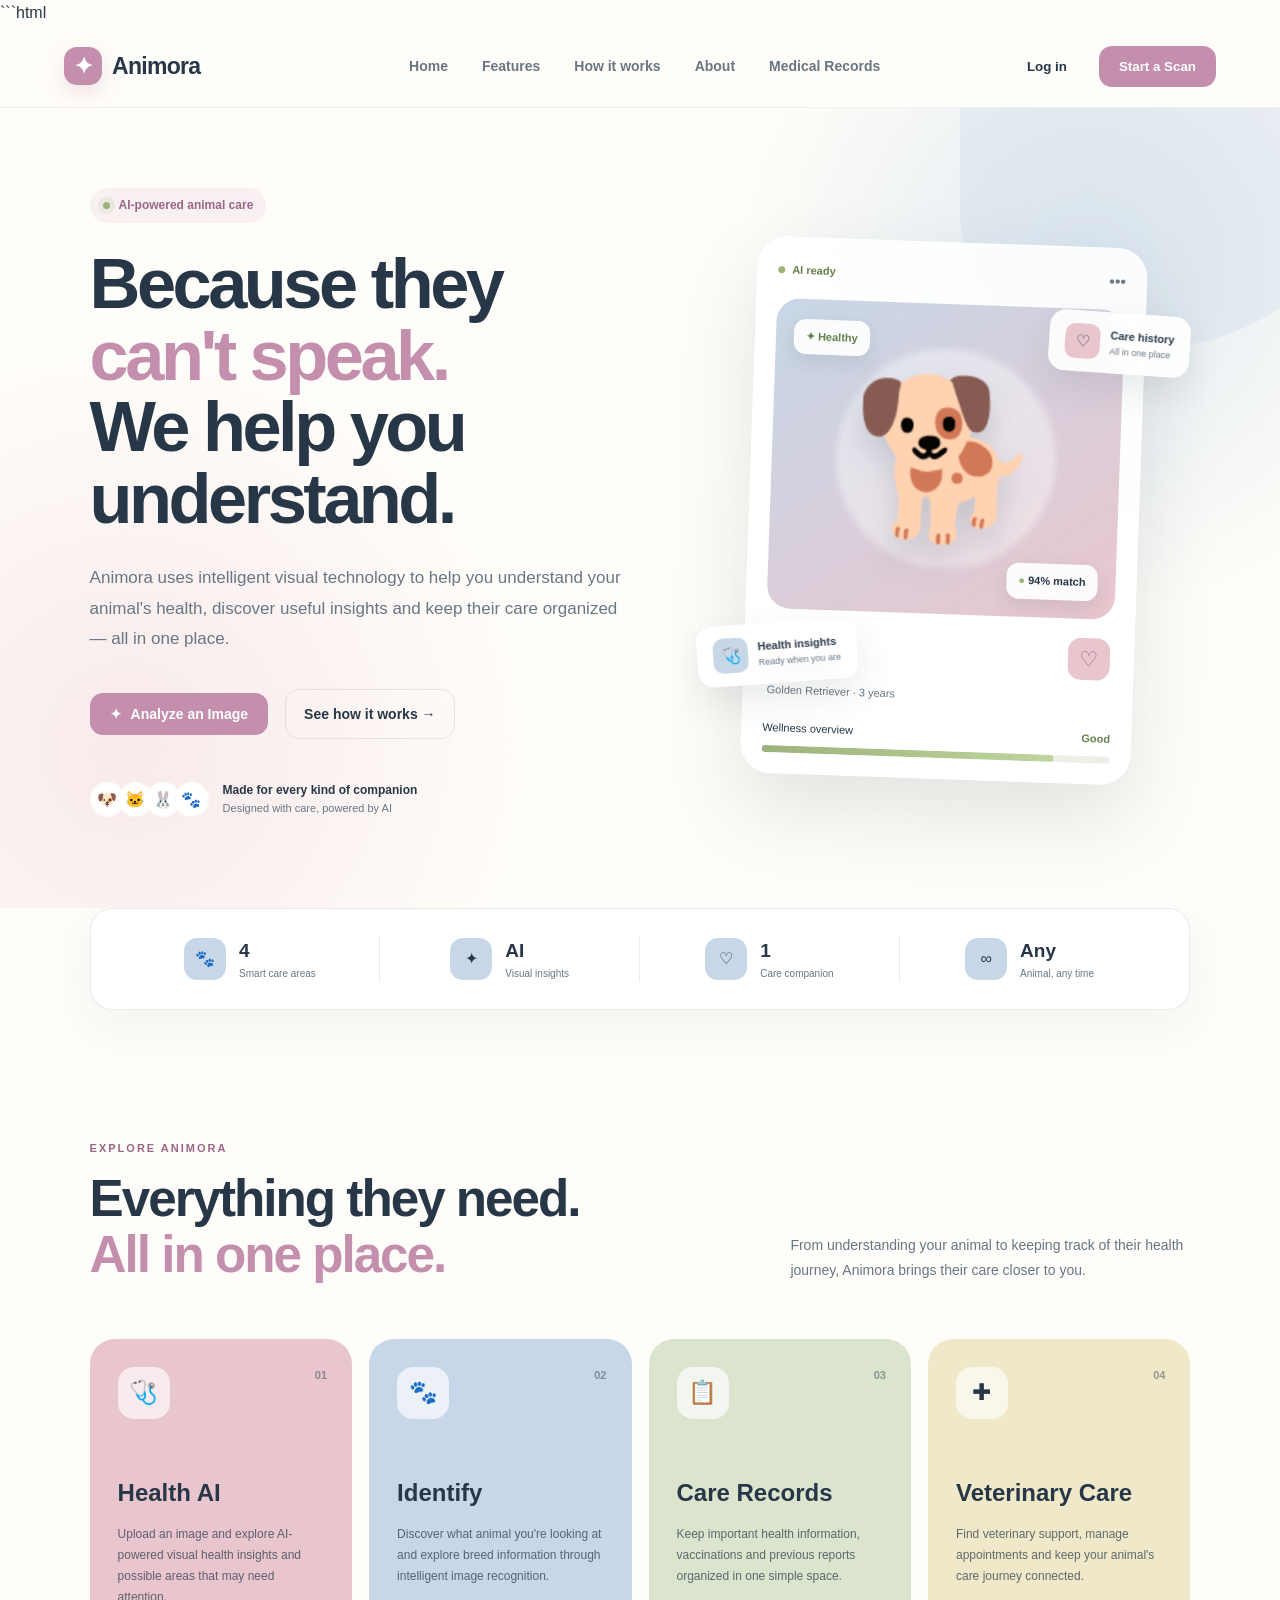
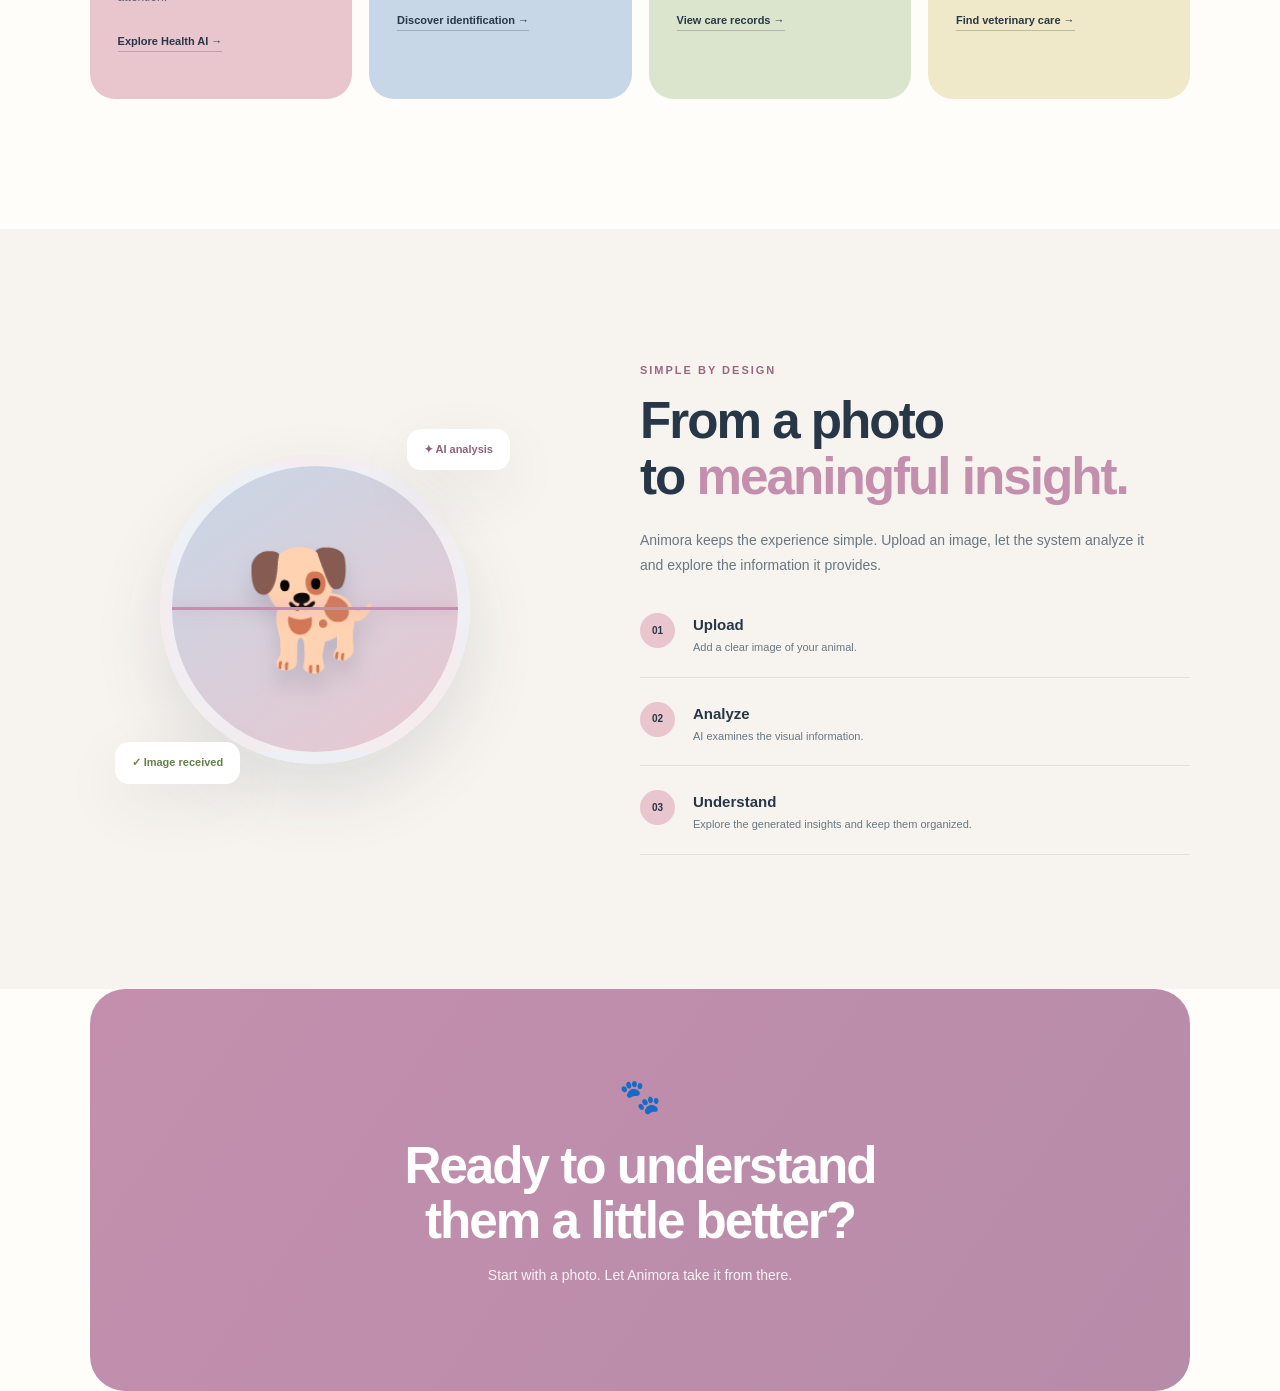
<file: index.html>
```html
<!DOCTYPE html>
<html lang="en">

<head>

    <meta charset="UTF-8">

    <meta name="viewport"
          content="width=device-width, initial-scale=1.0">

    <title>Animora — Smarter Care for Every Animal</title>

    <meta
        name="description"
        content="Animora is an AI-powered animal care platform that helps you understand, monitor and care for your animal."
    >

    <link rel="stylesheet" href="style.css">

</head>


<body>


    <!-- ================= NAVIGATION ================= -->

    <header class="navbar">

        <a href="index.html" class="logo">

            <span class="logo-icon">✦</span>

            <span>Animora</span>

        </a>


        <nav class="nav-links" id="navLinks">

            <a href="#home">
                Home
            </a>

            <a href="#features">
                Features
            </a>

            <a href="#how-it-works">
                How it works
            </a>

            <a href="#about">
                About
            </a>

            <!-- MEDICAL RECORDS -->
            <a href="medical-records/profile.html">
                Medical Records
            </a>

        </nav>


        <div class="nav-actions">

            <button class="login-btn">
                Log in
            </button>


            <!-- CONNECTED TO HEALTH AI SCANNER -->

            <button
                class="nav-cta"
                onclick="window.location.href='Health-AI/scanner.html'"
            >
                Start a Scan
            </button>

        </div>


        <button
            class="menu-btn"
            id="menuBtn"
        >
            ☰
        </button>

    </header>



    <!-- ================= HERO ================= -->

    <main>

        <section
            class="hero"
            id="home"
        >


            <div class="hero-content">


                <div class="eyebrow">

                    <span class="pulse-dot"></span>

                    AI-powered animal care

                </div>


                <h1>

                    Because they

                    <span>
                        can't speak.
                    </span>

                    <br>

                    We help you understand.

                </h1>


                <p class="hero-description">

                    Animora uses intelligent visual technology
                    to help you understand your animal's health,
                    discover useful insights and keep their care
                    organized — all in one place.

                </p>


                <div class="hero-buttons">


                    <!-- CONNECTED TO HEALTH AI SCANNER -->

                    <button
                        class="primary-btn"
                        onclick="window.location.href='Health-AI/scanner.html'"
                    >

                        <span>✦</span>

                        Analyze an Image

                    </button>


                    <a
                        href="#how-it-works"
                        class="secondary-btn"
                    >

                        See how it works

                        <span>→</span>

                    </a>


                </div>


                <div class="hero-trust">


                    <div class="avatars">

                        <span>🐶</span>

                        <span>🐱</span>

                        <span>🐰</span>

                        <span>🐾</span>

                    </div>


                    <div>

                        <strong>
                            Made for every kind of companion
                        </strong>

                        <small>
                            Designed with care, powered by AI
                        </small>

                    </div>

                </div>


            </div>



            <!-- ================= HERO VISUAL ================= -->

            <div class="hero-visual">


                <div class="decor decor-one"></div>

                <div class="decor decor-two"></div>


                <div class="pet-card">


                    <div class="card-top">


                        <span class="scan-status">

                            <span></span>

                            AI ready

                        </span>


                        <span class="dots">
                            •••
                        </span>


                    </div>


                    <div class="animal-image">


                        <div class="image-glow"></div>


                        <div class="pet-placeholder">
                            🐕
                        </div>


                        <div class="floating-tag tag-one">

                            ✦ Healthy

                        </div>


                        <div class="floating-tag tag-two">

                            <span>●</span>

                            94% match

                        </div>


                    </div>


                    <div class="pet-info">


                        <div>

                            <span class="small-label">
                                Your companion
                            </span>


                            <h3>
                                Bruno
                            </h3>


                            <p>
                                Golden Retriever · 3 years
                            </p>

                        </div>


                        <div class="heart">
                            ♡
                        </div>


                    </div>


                    <div class="health-bar">


                        <div class="health-title">

                            <span>
                                Wellness overview
                            </span>

                            <strong>
                                Good
                            </strong>

                        </div>


                        <div class="progress">

                            <span></span>

                        </div>


                    </div>


                </div>


                <div class="mini-card mini-card-left">

                    <span>🩺</span>

                    <div>

                        <strong>
                            Health insights
                        </strong>

                        <small>
                            Ready when you are
                        </small>

                    </div>

                </div>


                <div class="mini-card mini-card-right">

                    <span>♡</span>

                    <div>

                        <strong>
                            Care history
                        </strong>

                        <small>
                            All in one place
                        </small>

                    </div>

                </div>


            </div>


        </section>



        <!-- ================= QUICK STATS ================= -->

        <section class="stats-section">


            <div class="stat">

                <span class="stat-icon">
                    🐾
                </span>

                <div>

                    <strong>
                        4
                    </strong>

                    <span>
                        Smart care areas
                    </span>

                </div>

            </div>


            <div class="stat">

                <span class="stat-icon">
                    ✦
                </span>

                <div>

                    <strong>
                        AI
                    </strong>

                    <span>
                        Visual insights
                    </span>

                </div>

            </div>


            <div class="stat">

                <span class="stat-icon">
                    ♡
                </span>

                <div>

                    <strong>
                        1
                    </strong>

                    <span>
                        Care companion
                    </span>

                </div>

            </div>


            <div class="stat">

                <span class="stat-icon">
                    ∞
                </span>

                <div>

                    <strong>
                        Any
                    </strong>

                    <span>
                        Animal, any time
                    </span>

                </div>

            </div>


        </section>



        <!-- ================= FEATURES ================= -->

        <section
            class="features-section"
            id="features"
        >


            <div class="section-heading">


                <div>

                    <span class="section-label">
                        EXPLORE ANIMORA
                    </span>


                    <h2>

                        Everything they need.

                        <br>

                        <span>
                            All in one place.
                        </span>

                    </h2>

                </div>


                <p>

                    From understanding your animal to keeping track
                    of their health journey, Animora brings their
                    care closer to you.

                </p>


            </div>



            <div class="feature-grid">


                <!-- ================= HEALTH AI ================= -->

                <article class="feature-card feature-health">


                    <div class="feature-icon">
                        🩺
                    </div>


                    <span class="feature-number">
                        01
                    </span>


                    <h3>
                        Health AI
                    </h3>


                    <p>

                        Upload an image and explore AI-powered
                        visual health insights and possible
                        areas that may need attention.

                    </p>


                    <!-- CONNECTED TO HEALTH AI -->

                    <a href="Health-AI/index.html">

                        Explore Health AI →

                    </a>


                </article>



                <!-- ================= IDENTIFY ================= -->

                <article class="feature-card feature-identify">


                    <div class="feature-icon">
                        🐾
                    </div>


                    <span class="feature-number">
                        02
                    </span>


                    <h3>
                        Identify
                    </h3>


                    <p>

                        Discover what animal you're looking at
                        and explore breed information through
                        intelligent image recognition.

                    </p>


                    <!-- CONNECT THIS LATER -->

                    <a href="#">

                        Discover identification →

                    </a>


                </article>



                <!-- ================= CARE RECORDS ================= -->

                <article class="feature-card feature-records">


                    <div class="feature-icon">
                        📋
                    </div>


                    <span class="feature-number">
                        03
                    </span>


                    <h3>
                        Care Records
                    </h3>


                    <p>

                        Keep important health information,
                        vaccinations and previous reports
                        organized in one simple space.

                    </p>


                    <!-- CONNECTED TO MEDICAL RECORDS -->

                    <a href="medical-records/profile.html">

                        View care records →

                    </a>


                </article>



                <!-- ================= VETERINARY CARE ================= -->

                <article class="feature-card feature-vet">


                    <div class="feature-icon">
                        ✚
                    </div>


                    <span class="feature-number">
                        04
                    </span>


                    <h3>
                        Veterinary Care
                    </h3>


                    <p>

                        Find veterinary support, manage
                        appointments and keep your animal's
                        care journey connected.

                    </p>


                    <!-- CONNECT THIS LATER -->

                    <a href="#">

                        Find veterinary care →

                    </a>


                </article>


            </div>


        </section>



        <!-- ================= HOW IT WORKS ================= -->

        <section
            class="how-section"
            id="how-it-works"
        >


            <div class="how-visual">


                <div class="scan-circle">

                    <span>
                        🐕
                    </span>

                    <div class="scan-line"></div>

                </div>


                <div class="scan-chip chip-top">

                    ✦ AI analysis

                </div>


                <div class="scan-chip chip-bottom">

                    ✓ Image received

                </div>


            </div>



            <div class="how-content">


                <span class="section-label">

                    SIMPLE BY DESIGN

                </span>


                <h2>

                    From a photo

                    <br>

                    to

                    <span>
                        meaningful insight.
                    </span>

                </h2>


                <p>

                    Animora keeps the experience simple.
                    Upload an image, let the system analyze
                    it and explore the information it provides.

                </p>



                <div class="steps">


                    <div class="step">


                        <span>
                            01
                        </span>


                        <div>

                            <h3>
                                Upload
                            </h3>

                            <p>
                                Add a clear image of your animal.
                            </p>

                        </div>


                    </div>



                    <div class="step">


                        <span>
                            02
                        </span>


                        <div>

                            <h3>
                                Analyze
                            </h3>

                            <p>
                                AI examines the visual information.
                            </p>

                        </div>


                    </div>



                    <div class="step">


                        <span>
                            03
                        </span>


                        <div>

                            <h3>
                                Understand
                            </h3>

                            <p>
                                Explore the generated insights
                                and keep them organized.
                            </p>

                        </div>


                    </div>


                </div>


            </div>


        </section>



        <!-- ================= CTA ================= -->

        <section class="cta-section">


            <div class="cta-content">


                <span class="cta-paw">
                    🐾
                </span>


                <h2>

                    Ready to understand

                    <br>

                    them a little better?

                </h2>

                <p>

                    Start with a photo.
                    Let Animora take it from there.

                </p>


                <!-- CONNECTED
```
</file>
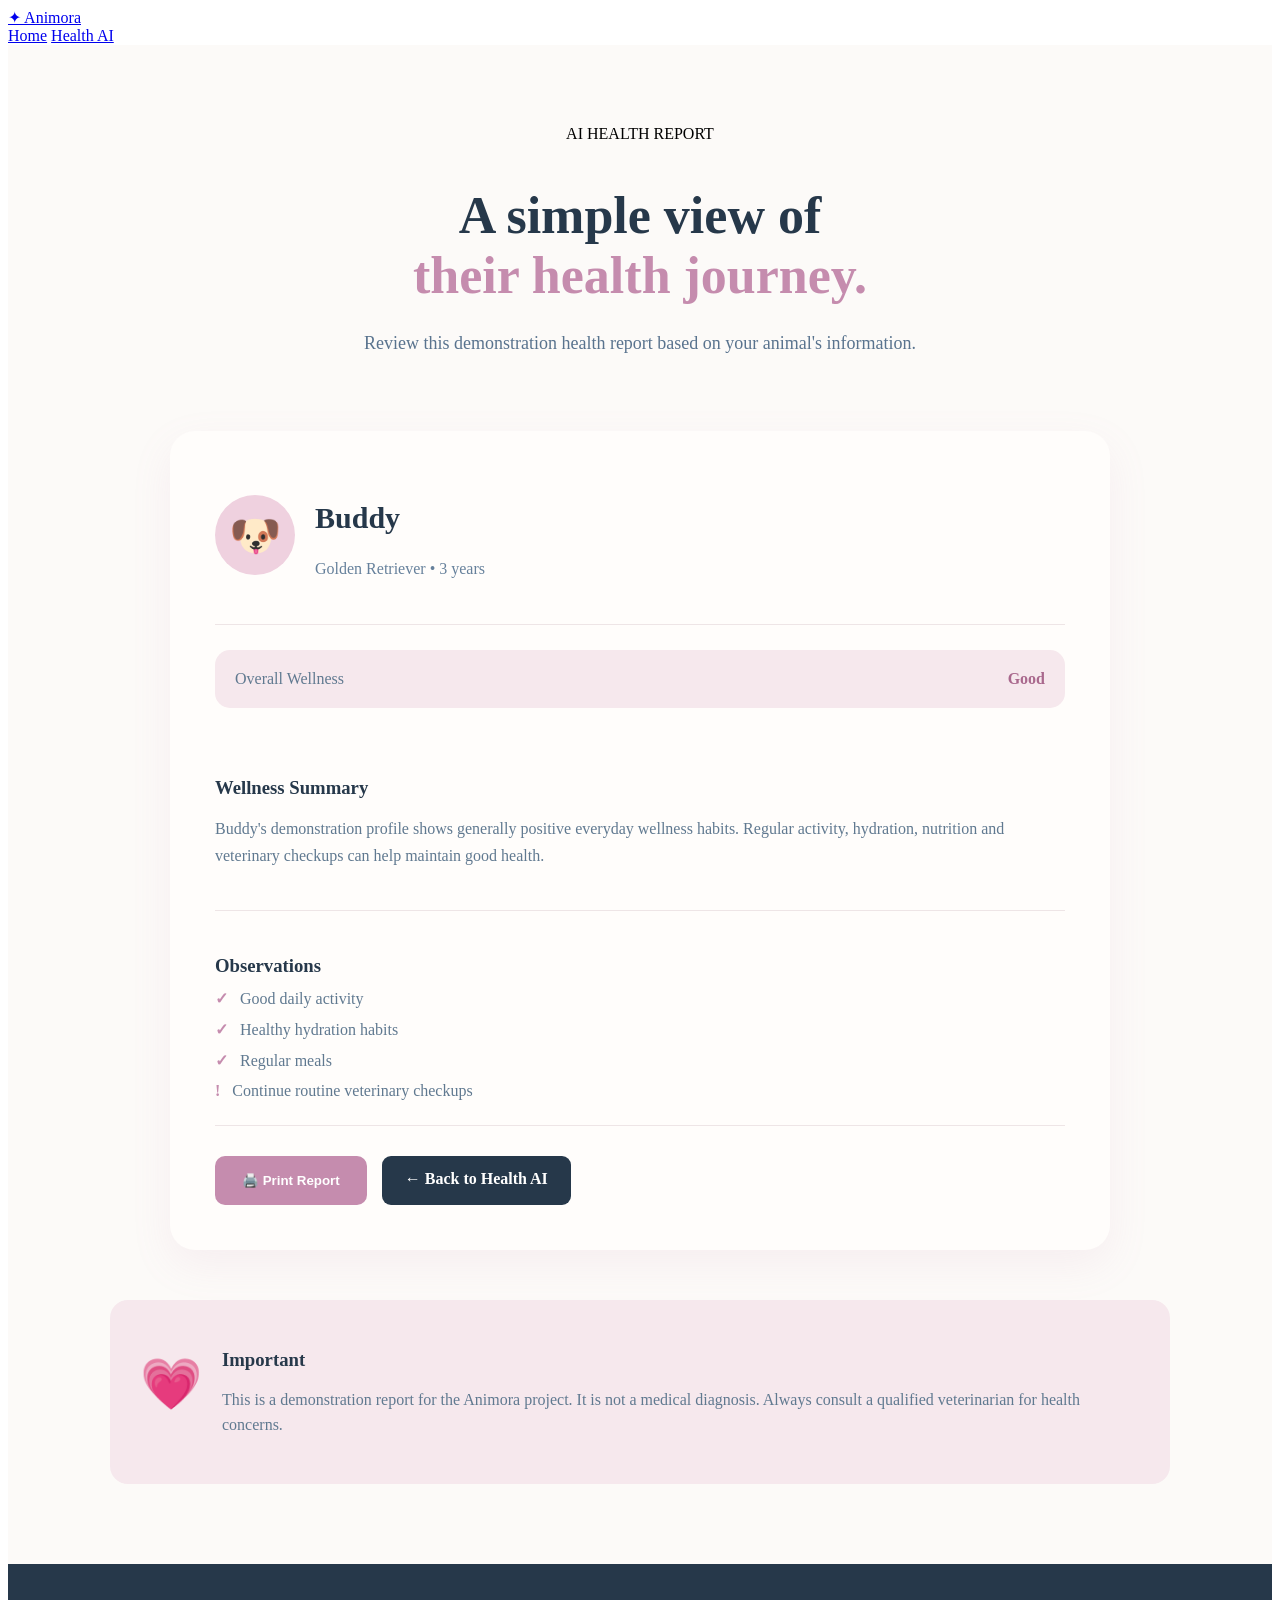
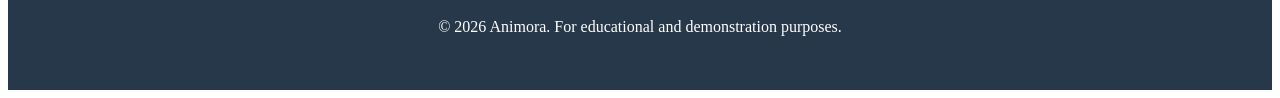
<file: Health-AI/report.html>
<!DOCTYPE html>
<html lang="en">

<head>
    <meta charset="UTF-8">
    <meta name="viewport" content="width=device-width, initial-scale=1.0">

    <title>AI Health Report - Animora</title>

    <link rel="stylesheet" href="health-ai.css">
</head>

<body>

    <!-- NAVBAR -->

    <header class="navbar">

        <div class="navbar-container">

            <div class="navbar-right">

                <a href="../index.html" class="logo">
                    ✦ Animora
                </a>

                <nav class="nav-links">
                    <a href="../index.html">Home</a>
                    <a href="index.html" class="active">Health AI</a>
                </nav>

            </div>

        </div>

    </header>


    <!-- REPORT -->

    <main class="page-container">

        <section class="page-hero">

            <div class="hero-badge">
                AI HEALTH REPORT
            </div>

            <h1>
                A simple view of
                <span>their health journey.</span>
            </h1>

            <p>
                Review this demonstration health report
                based on your animal's information.
            </p>

        </section>


        <!-- PET PROFILE -->

        <section class="report-card">

            <div class="report-header">

                <div class="pet-avatar">
                    🐶
                </div>

                <div>

                    <h2>
                        Buddy
                    </h2>

                    <p>
                        Golden Retriever • 3 years
                    </p>

                </div>

            </div>


            <!-- STATUS -->

            <div class="health-status">

                <span>
                    Overall Wellness
                </span>

                <strong>
                    Good
                </strong>

            </div>


            <!-- SUMMARY -->

            <div class="report-section">

                <h3>
                    Wellness Summary
                </h3>

                <p>
                    Buddy's demonstration profile shows
                    generally positive everyday wellness habits.
                    Regular activity, hydration, nutrition and
                    veterinary checkups can help maintain good health.
                </p>

            </div>


            <!-- OBSERVATIONS -->

            <div class="report-section">

                <h3>
                    Observations
                </h3>

                <div class="observation-list">

                    <div>
                        <span>✓</span>
                        Good daily activity
                    </div>

                    <div>
                        <span>✓</span>
                        Healthy hydration habits
                    </div>

                    <div>
                        <span>✓</span>
                        Regular meals
                    </div>

                    <div>
                        <span>!</span>
                        Continue routine veterinary checkups
                    </div>

                </div>

            </div>


            <!-- BUTTONS -->

            <div class="report-actions">

                <button
                    class="primary-button"
                    onclick="window.print()">
                    🖨️ Print Report
                </button>

                <a
                    href="index.html"
                    class="dark-button">
                    ← Back to Health AI
                </a>

            </div>

        </section>


        <section class="info-banner">

            <div class="big-icon">
                💗
            </div>

            <div>

                <h3>
                    Important
                </h3>

                <p>
                    This is a demonstration report for the Animora
                    project. It is not a medical diagnosis.
                    Always consult a qualified veterinarian
                    for health concerns.
                </p>

            </div>

        </section>

    </main>


    <footer class="footer">

        <p>
            © 2026 Animora. For educational and demonstration purposes.
        </p>

    </footer>


    <script src="health-ai.js"></script>

</body>
</html>
</file>
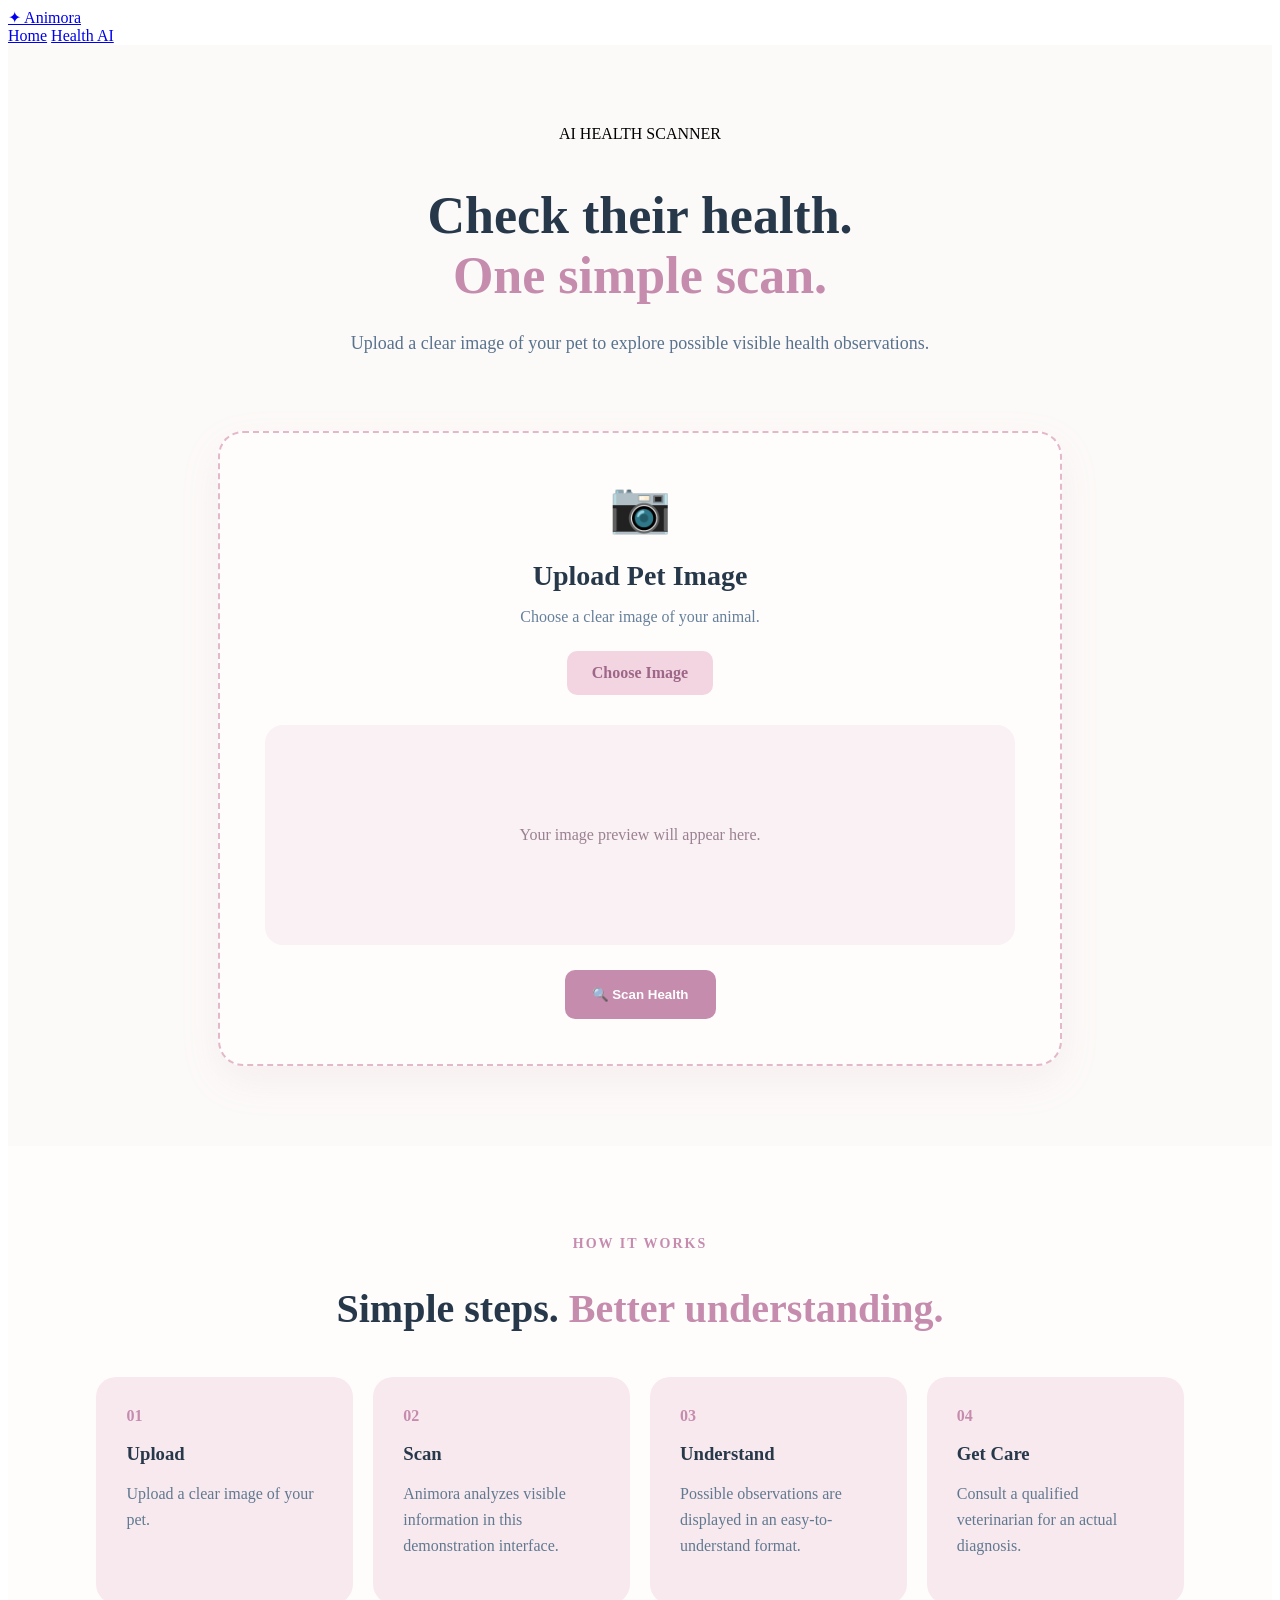
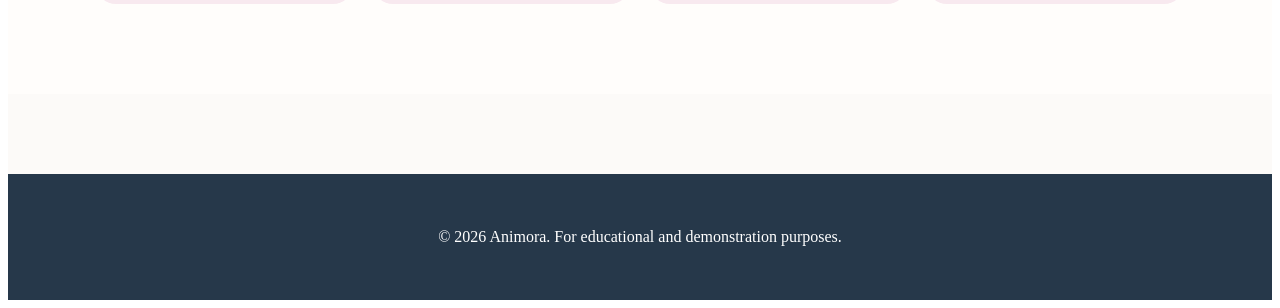
<file: Health-AI/scanner.html>
<!DOCTYPE html>
<html lang="en">

<head>
    <meta charset="UTF-8">
    <meta name="viewport" content="width=device-width, initial-scale=1.0">
    <title>AI Health Scanner - Animora</title>

    <link rel="stylesheet" href="health-ai.css">
</head>

<body>

    <!-- NAVBAR -->
    <header class="navbar">
        <div class="navbar-container">

            <div class="navbar-right">

                <a href="../index.html" class="logo">
                    ✦ Animora
                </a>

                <nav class="nav-links">
                    <a href="../index.html">Home</a>
                    <a href="index.html" class="active">Health AI</a>
                </nav>

            </div>

        </div>
    </header>


    <!-- SCANNER -->

    <main class="page-container">

        <section class="page-hero">

            <div class="hero-badge">
                AI HEALTH SCANNER
            </div>

            <h1>
                Check their health.
                <span>One simple scan.</span>
            </h1>

            <p>
                Upload a clear image of your pet to explore
                possible visible health observations.
            </p>

        </section>


        <!-- UPLOAD CARD -->

        <section class="scanner-card">

            <div class="big-icon">
                📷
            </div>

            <h2>
                Upload Pet Image
            </h2>

            <p>
                Choose a clear image of your animal.
            </p>

            <label for="petImage" class="upload-button">
                Choose Image
            </label>

            <input
                type="file"
                id="petImage"
                accept="image/*"
            >

            <div class="image-preview">

                <img id="previewImage" alt="Pet Preview">

                <p id="previewText">
                    Your image preview will appear here.
                </p>

            </div>

            <button
                id="scanButton"
                class="primary-button"
                type="button">
                🔍 Scan Health
            </button>

        </section>


        <!-- RESULT -->

        <section id="scanResult" class="result-card">

            <div class="big-icon">
                💗
            </div>

            <h2>
                Health Observation
            </h2>

            <p>
                The demonstration scan has identified a
                possible visible observation.
            </p>

            <div class="observation">

                <h3>
                    Possible Skin Irritation
                </h3>

                <p>
                    Some visible redness may be present.
                    This result is only for demonstration
                    purposes and is not a veterinary diagnosis.
                </p>

            </div>

            <a href="../Veterinary-Care/index.html"
               class="dark-button">
                Consult a Veterinarian →
            </a>

        </section>


        <!-- HOW IT WORKS -->

        <section class="content-section">

            <div class="section-heading">

                <div class="section-label">
                    HOW IT WORKS
                </div>

                <h2>
                    Simple steps.
                    <span>Better understanding.</span>
                </h2>

            </div>


            <div class="steps-grid">

                <div class="step-card">
                    <div class="step-number">01</div>
                    <h3>Upload</h3>
                    <p>
                        Upload a clear image of your pet.
                    </p>
                </div>

                <div class="step-card">
                    <div class="step-number">02</div>
                    <h3>Scan</h3>
                    <p>
                        Animora analyzes visible information
                        in this demonstration interface.
                    </p>
                </div>

                <div class="step-card">
                    <div class="step-number">03</div>
                    <h3>Understand</h3>
                    <p>
                        Possible observations are displayed
                        in an easy-to-understand format.
                    </p>
                </div>

                <div class="step-card">
                    <div class="step-number">04</div>
                    <h3>Get Care</h3>
                    <p>
                        Consult a qualified veterinarian
                        for an actual diagnosis.
                    </p>
                </div>

            </div>

        </section>

    </main>


    <footer class="footer">
        <p>
            © 2026 Animora. For educational and demonstration purposes.
        </p>
    </footer>


    <script src="health-ai.js"></script>

</body>
</html>
</file>
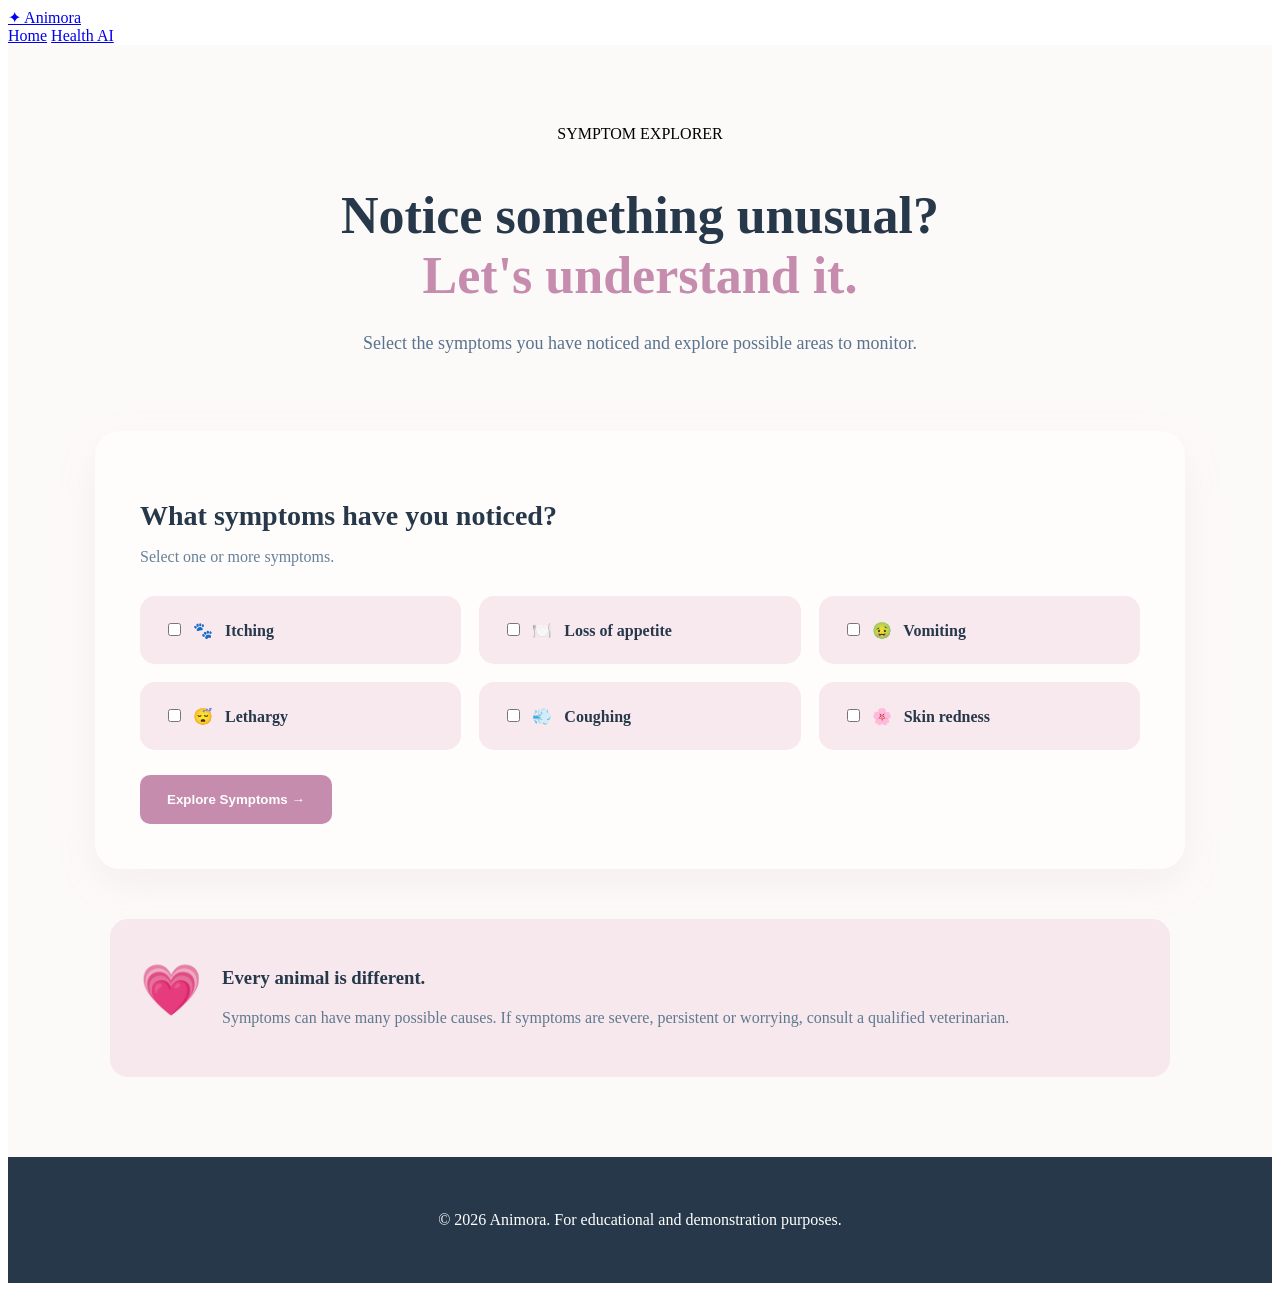
<file: Health-AI/symptoms.html>
<!DOCTYPE html>
<html lang="en">

<head>
    <meta charset="UTF-8">
    <meta name="viewport" content="width=device-width, initial-scale=1.0">

    <title>Symptom Explorer - Animora</title>

    <link rel="stylesheet" href="health-ai.css">
</head>

<body>

    <!-- NAVBAR -->

    <header class="navbar">

        <div class="navbar-container">

            <div class="navbar-right">

                <a href="../index.html" class="logo">
                    ✦ Animora
                </a>

                <nav class="nav-links">
                    <a href="../index.html">Home</a>
                    <a href="index.html" class="active">Health AI</a>
                </nav>

            </div>

        </div>

    </header>


    <!-- PAGE -->

    <main class="page-container">

        <section class="page-hero">

            <div class="hero-badge">
                SYMPTOM EXPLORER
            </div>

            <h1>
                Notice something unusual?
                <span>Let's understand it.</span>
            </h1>

            <p>
                Select the symptoms you have noticed and explore
                possible areas to monitor.
            </p>

        </section>


        <!-- SYMPTOM CARD -->

        <section class="symptom-card">

            <h2>
                What symptoms have you noticed?
            </h2>

            <p class="card-description">
                Select one or more symptoms.
            </p>


            <div class="symptom-grid">

                <label class="symptom-option">
                    <input type="checkbox" value="Itching">
                    <span>🐾</span>
                    Itching
                </label>

                <label class="symptom-option">
                    <input type="checkbox" value="Loss of appetite">
                    <span>🍽️</span>
                    Loss of appetite
                </label>

                <label class="symptom-option">
                    <input type="checkbox" value="Vomiting">
                    <span>🤢</span>
                    Vomiting
                </label>

                <label class="symptom-option">
                    <input type="checkbox" value="Lethargy">
                    <span>😴</span>
                    Lethargy
                </label>

                <label class="symptom-option">
                    <input type="checkbox" value="Coughing">
                    <span>💨</span>
                    Coughing
                </label>

                <label class="symptom-option">
                    <input type="checkbox" value="Skin redness">
                    <span>🌸</span>
                    Skin redness
                </label>

            </div>


            <button
                id="symptomButton"
                class="primary-button"
                type="button">
                Explore Symptoms →
            </button>


            <div
                id="symptomResult"
                class="symptom-result">

                <h3>
                    Areas to Monitor
                </h3>

                <p id="symptomMessage">
                    Select symptoms to see possible areas to monitor.
                </p>

            </div>

        </section>


        <!-- INFORMATION -->

        <section class="info-banner">

            <div class="big-icon">
                💗
            </div>

            <div>
                <h3>
                    Every animal is different.
                </h3>

                <p>
                    Symptoms can have many possible causes.
                    If symptoms are severe, persistent or worrying,
                    consult a qualified veterinarian.
                </p>
            </div>

        </section>

    </main>


    <footer class="footer">

        <p>
            © 2026 Animora. For educational and demonstration purposes.
        </p>

    </footer>


    <script src="health-ai.js"></script>

</body>
</html>
</file>
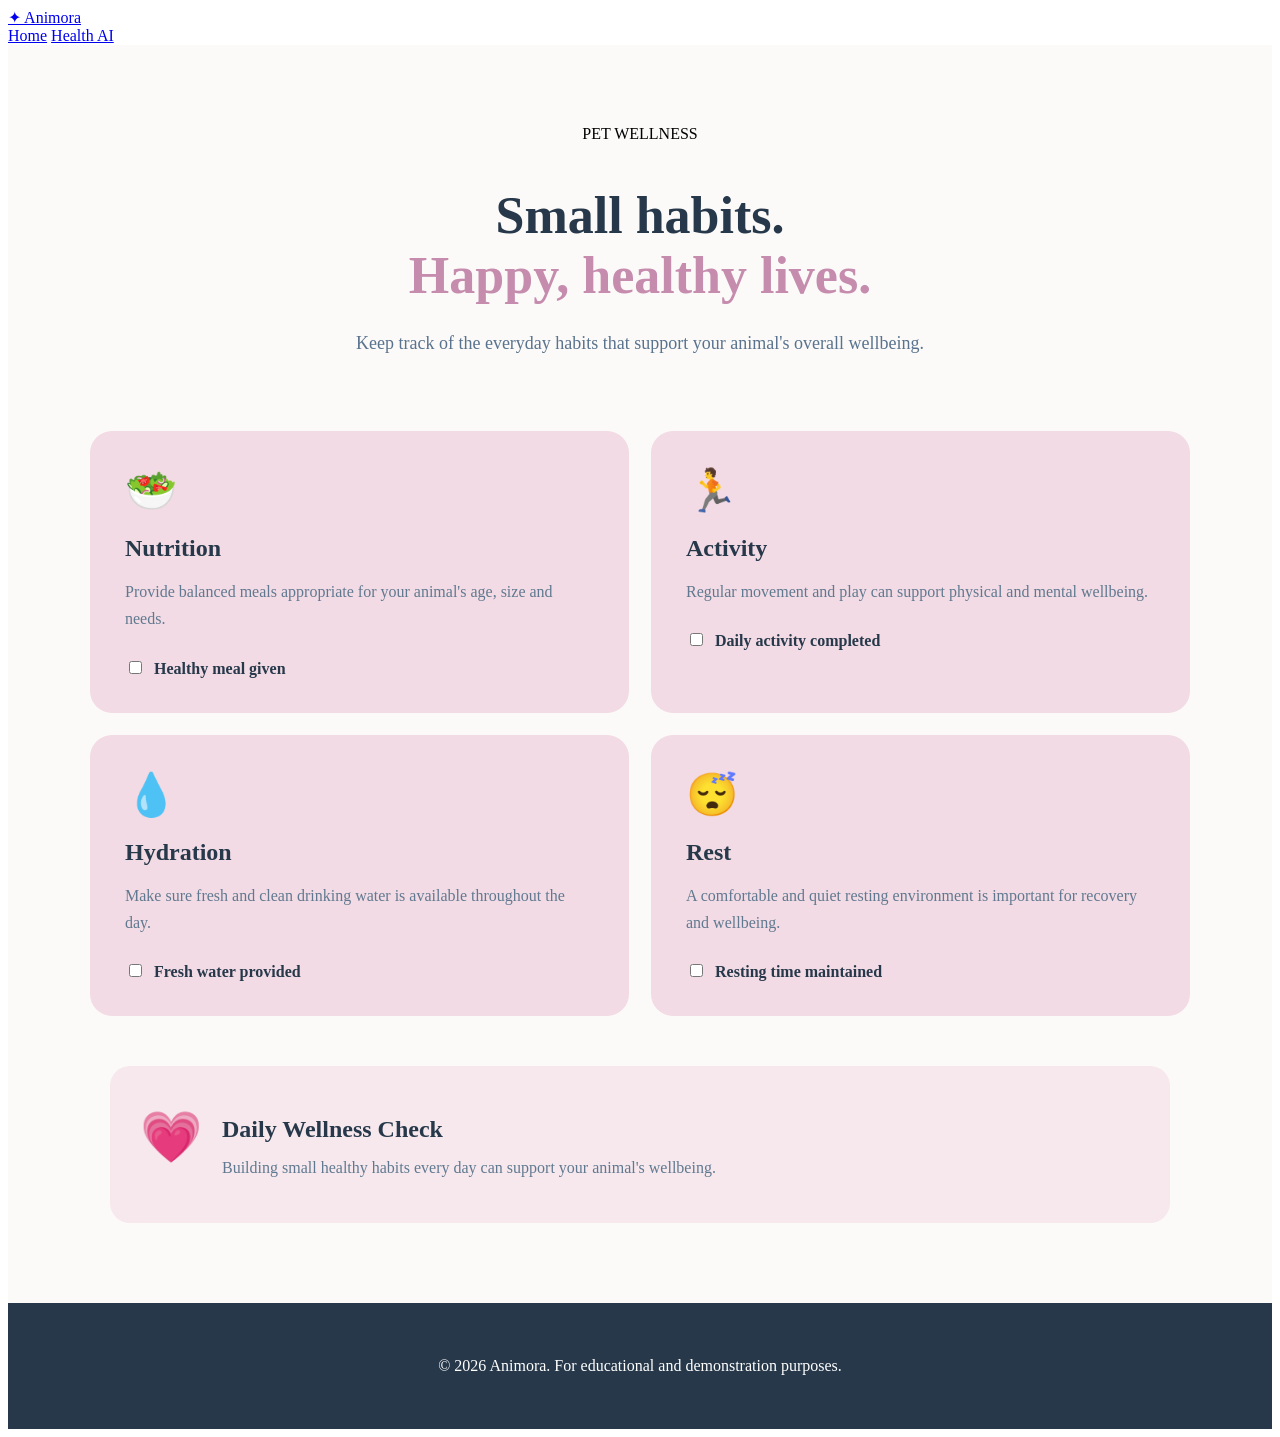
<file: Health-AI/wellness.html>
<!DOCTYPE html>
<html lang="en">

<head>
    <meta charset="UTF-8">
    <meta name="viewport" content="width=device-width, initial-scale=1.0">

    <title>Wellness Dashboard - Animora</title>

    <link rel="stylesheet" href="health-ai.css">
</head>

<body>

    <!-- NAVBAR -->

    <header class="navbar">

        <div class="navbar-container">

            <div class="navbar-right">

                <a href="../index.html" class="logo">
                    ✦ Animora
                </a>

                <nav class="nav-links">
                    <a href="../index.html">Home</a>
                    <a href="index.html" class="active">Health AI</a>
                </nav>

            </div>

        </div>

    </header>


    <!-- PAGE -->

    <main class="page-container">

        <section class="page-hero">

            <div class="hero-badge">
                PET WELLNESS
            </div>

            <h1>
                Small habits.
                <span>Happy, healthy lives.</span>
            </h1>

            <p>
                Keep track of the everyday habits that support
                your animal's overall wellbeing.
            </p>

        </section>


        <!-- WELLNESS CARDS -->

        <section class="wellness-grid">


            <!-- NUTRITION -->

            <div class="wellness-card">

                <div class="wellness-icon">
                    🥗
                </div>

                <h2>
                    Nutrition
                </h2>

                <p>
                    Provide balanced meals appropriate for your
                    animal's age, size and needs.
                </p>

                <div class="check-row">
                    <input type="checkbox" id="foodCheck">
                    <label for="foodCheck">
                        Healthy meal given
                    </label>
                </div>

            </div>


            <!-- ACTIVITY -->

            <div class="wellness-card">

                <div class="wellness-icon">
                    🏃
                </div>

                <h2>
                    Activity
                </h2>

                <p>
                    Regular movement and play can support
                    physical and mental wellbeing.
                </p>

                <div class="check-row">
                    <input type="checkbox" id="activityCheck">
                    <label for="activityCheck">
                        Daily activity completed
                    </label>
                </div>

            </div>


            <!-- HYDRATION -->

            <div class="wellness-card">

                <div class="wellness-icon">
                    💧
                </div>

                <h2>
                    Hydration
                </h2>

                <p>
                    Make sure fresh and clean drinking water
                    is available throughout the day.
                </p>

                <div class="check-row">
                    <input type="checkbox" id="waterCheck">
                    <label for="waterCheck">
                        Fresh water provided
                    </label>
                </div>

            </div>


            <!-- REST -->

            <div class="wellness-card">

                <div class="wellness-icon">
                    😴
                </div>

                <h2>
                    Rest
                </h2>

                <p>
                    A comfortable and quiet resting environment
                    is important for recovery and wellbeing.
                </p>

                <div class="check-row">
                    <input type="checkbox" id="restCheck">
                    <label for="restCheck">
                        Resting time maintained
                    </label>
                </div>

            </div>

        </section>


        <!-- DAILY CHECK -->

        <section class="wellness-summary">

            <div class="big-icon">
                💗
            </div>

            <div>

                <h2>
                    Daily Wellness Check
                </h2>

                <p>
                    Building small healthy habits every day
                    can support your animal's wellbeing.
                </p>

            </div>

        </section>

    </main>


    <footer class="footer">

        <p>
            © 2026 Animora. For educational and demonstration purposes.
        </p>

    </footer>


    <script src="health-ai.js"></script>

</body>
</html>
</file>
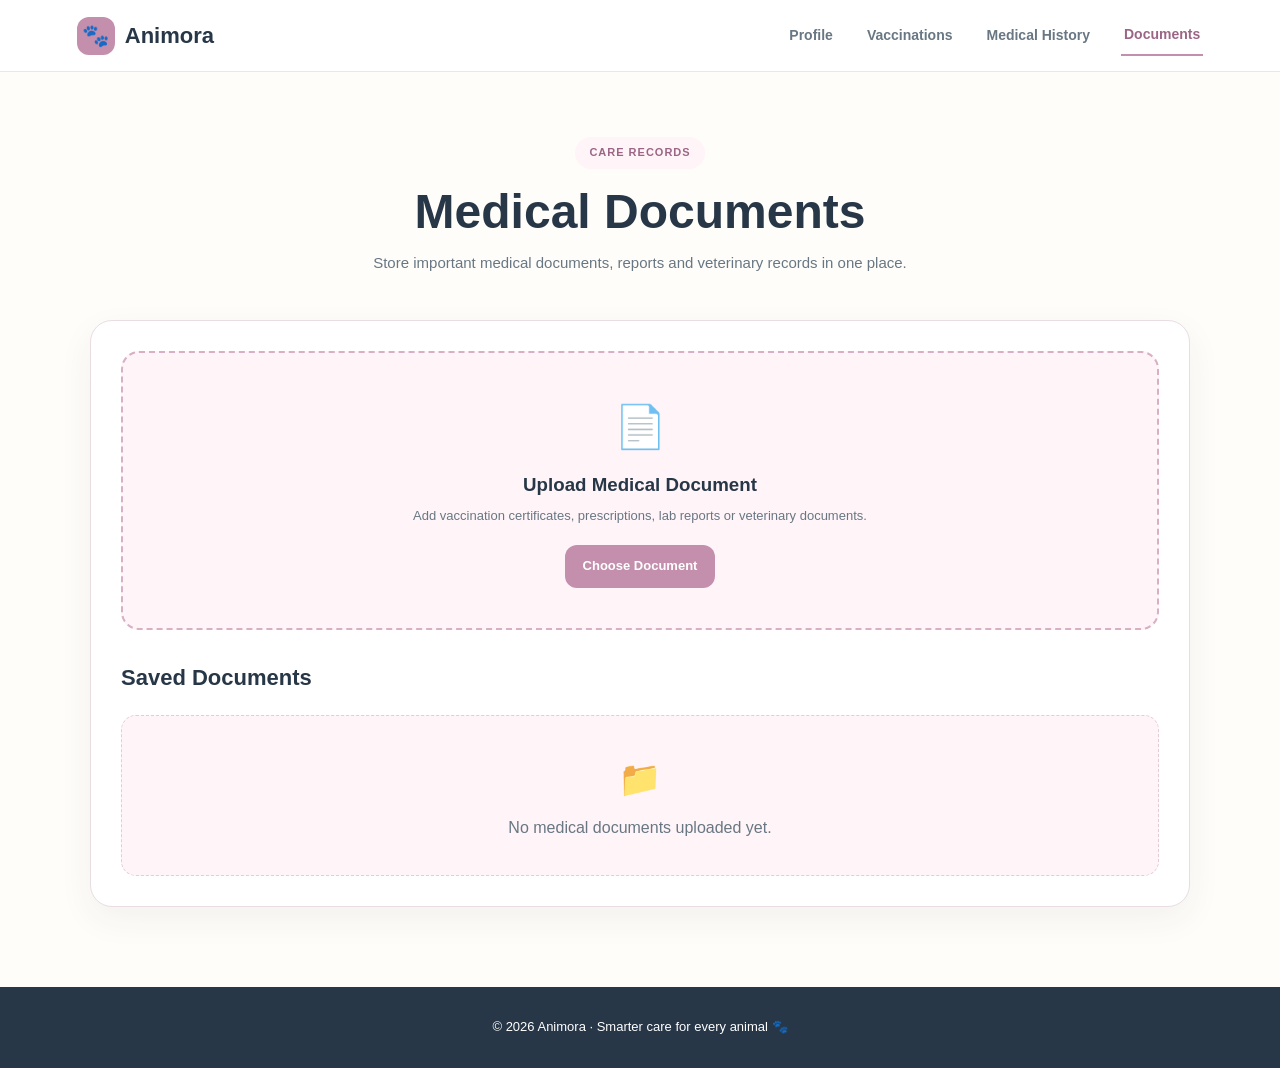
<file: medical-records/documents.html>
<!DOCTYPE html>
<html lang="en">

<head>

    <meta charset="UTF-8">

    <meta
        name="viewport"
        content="width=device-width, initial-scale=1.0"
    >

    <title>Documents | Animora</title>

    <link
        rel="stylesheet"
        href="medical-records.css"
    >

</head>


<body>


    <!-- ================= NAVIGATION ================= -->

    <nav class="navbar">

        <div class="logo">

            <span class="logo-icon">
                🐾
            </span>

            Animora

        </div>


        <div class="nav-links">

            <a href="profile.html">
                Profile
            </a>

            <a href="vaccination.html">
                Vaccinations
            </a>

            <a href="history.html">
                Medical History
            </a>

            <a
                href="documents.html"
                class="active"
            >
                Documents
            </a>

        </div>

    </nav>



    <!-- ================= MAIN CONTENT ================= -->

    <main class="page-container">


        <!-- PAGE HEADER -->

        <section class="page-header">

            <span class="page-label">
                CARE RECORDS
            </span>

            <h1>
                Medical Documents
            </h1>

            <p>
                Store important medical documents,
                reports and veterinary records in one place.
            </p>

        </section>



        <!-- ================= DOCUMENT UPLOAD ================= -->

        <section class="card">

            <div class="document-upload">

                <div class="document-upload-icon">
                    📄
                </div>


                <h3>
                    Upload Medical Document
                </h3>


                <p>
                    Add vaccination certificates,
                    prescriptions, lab reports or
                    veterinary documents.
                </p>


                <label
                    for="documentInput"
                    class="upload-button"
                >
                    Choose Document
                </label>


                <input
                    type="file"
                    id="documentInput"
                    accept=".pdf,.jpg,.jpeg,.png,.doc,.docx"
                    hidden
                >

            </div>


            <!-- ================= DOCUMENT LIST ================= -->

            <div class="record-heading">

                <h2>
                    Saved Documents
                </h2>

            </div>


            <div
                id="documentList"
                class="document-list"
            >

                <div class="empty-state">

                    <div class="empty-state-icon">
                        📁
                    </div>

                    <p>
                        No medical documents uploaded yet.
                    </p>

                </div>

            </div>

        </section>

    </main>



    <!-- ================= FOOTER ================= -->

    <footer>

        © 2026 Animora · Smarter care for every animal 🐾

    </footer>



    <script src="medical-records.js"></script>

</body>

</html>
</file>
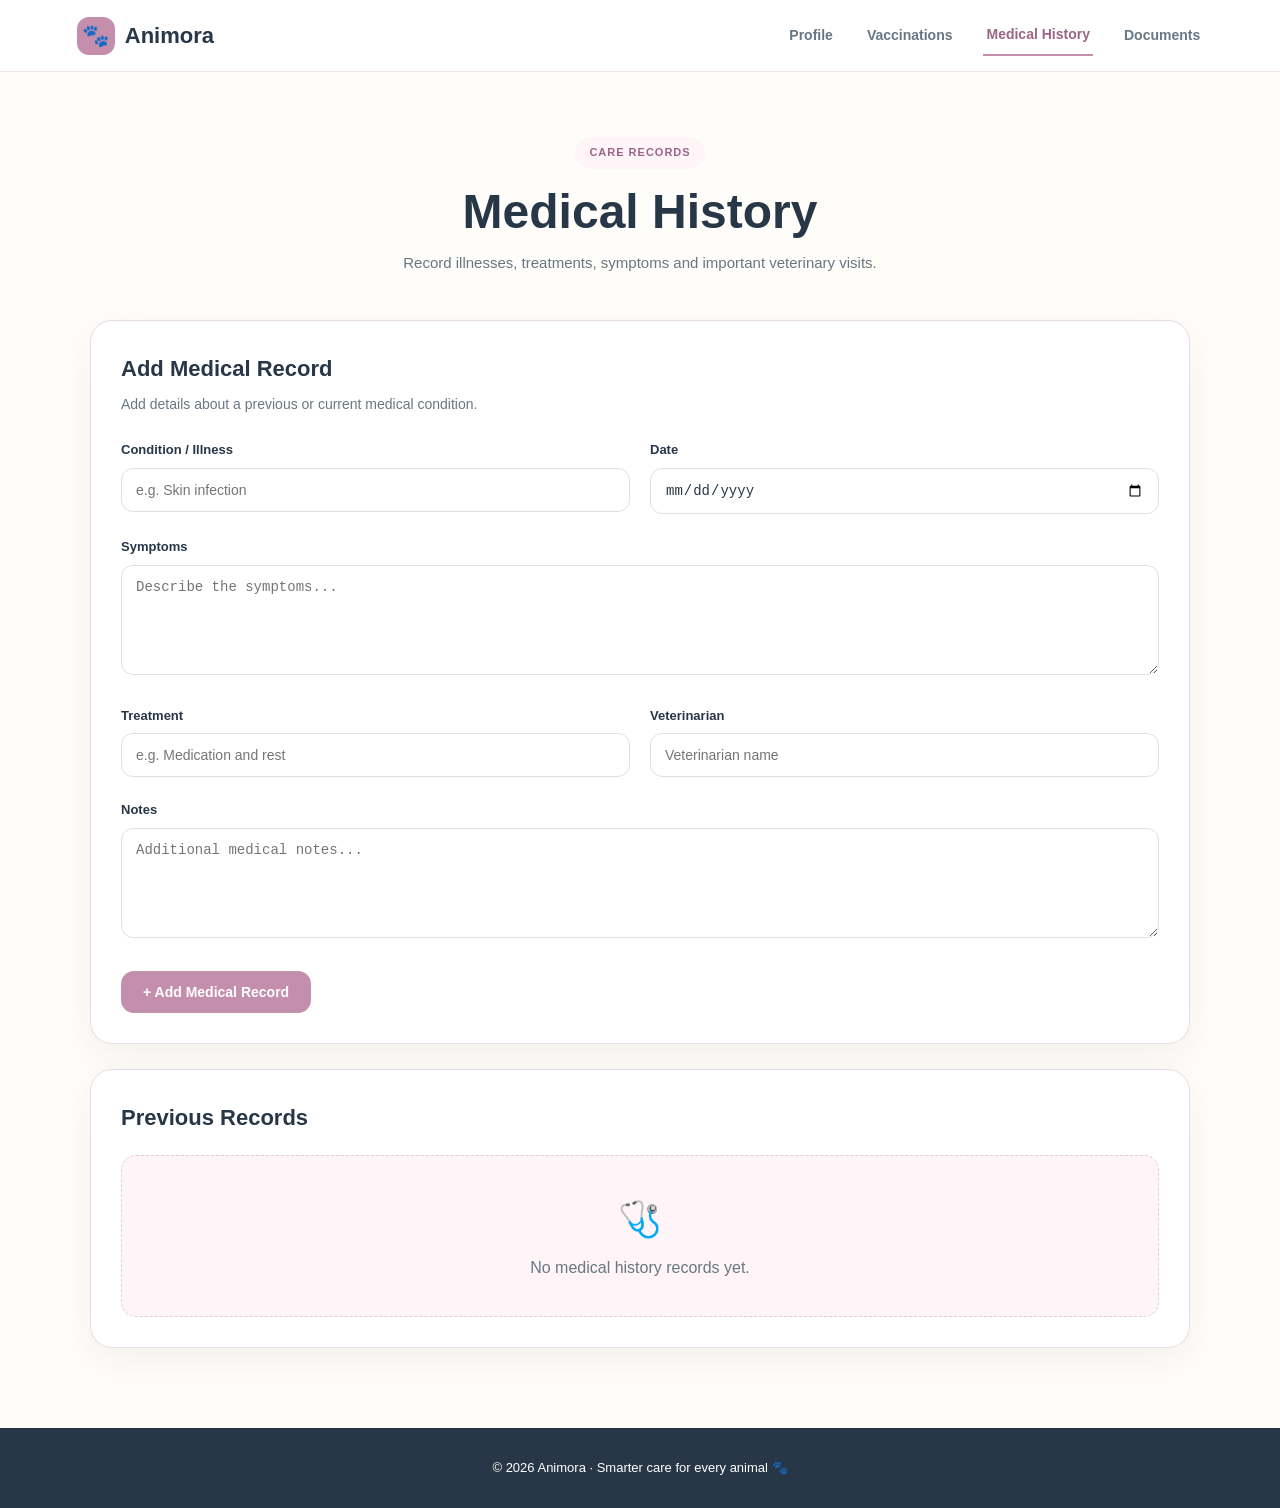
<file: medical-records/history.html>
<!DOCTYPE html>
<html lang="en">

<head>

    <meta charset="UTF-8">

    <meta
        name="viewport"
        content="width=device-width, initial-scale=1.0"
    >

    <title>Medical History | Animora</title>

    <link
        rel="stylesheet"
        href="medical-records.css"
    >

</head>


<body>


    <!-- ================= NAVIGATION ================= -->

    <nav class="navbar">

        <div class="logo">

            <span class="logo-icon">
                🐾
            </span>

            Animora

        </div>


        <div class="nav-links">

            <a href="profile.html">
                Profile
            </a>

            <a href="vaccination.html">
                Vaccinations
            </a>

            <a
                href="history.html"
                class="active"
            >
                Medical History
            </a>

            <a href="documents.html">
                Documents
            </a>

        </div>

    </nav>



    <!-- ================= MAIN CONTENT ================= -->

    <main class="page-container">


        <!-- PAGE HEADER -->

        <section class="page-header">

            <span class="page-label">
                CARE RECORDS
            </span>

            <h1>
                Medical History
            </h1>

            <p>
                Record illnesses, treatments, symptoms
                and important veterinary visits.
            </p>

        </section>



        <!-- ================= ADD MEDICAL RECORD ================= -->

        <section class="card">

            <h2>
                Add Medical Record
            </h2>

            <p class="card-description">
                Add details about a previous or current
                medical condition.
            </p>


            <form id="historyForm">


                <div class="form-grid">


                    <!-- CONDITION -->

                    <div class="form-group">

                        <label for="condition">
                            Condition / Illness
                        </label>

                        <input
                            type="text"
                            id="condition"
                            placeholder="e.g. Skin infection"
                        >

                    </div>



                    <!-- DATE -->

                    <div class="form-group">

                        <label for="historyDate">
                            Date
                        </label>

                        <input
                            type="date"
                            id="historyDate"
                        >

                    </div>



                    <!-- SYMPTOMS -->

                    <div class="form-group full-width">

                        <label for="symptoms">
                            Symptoms
                        </label>

                        <textarea
                            id="symptoms"
                            placeholder="Describe the symptoms..."
                        ></textarea>

                    </div>



                    <!-- TREATMENT -->

                    <div class="form-group">

                        <label for="treatment">
                            Treatment
                        </label>

                        <input
                            type="text"
                            id="treatment"
                            placeholder="e.g. Medication and rest"
                        >

                    </div>



                    <!-- VETERINARIAN -->

                    <div class="form-group">

                        <label for="historyVeterinarian">
                            Veterinarian
                        </label>

                        <input
                            type="text"
                            id="historyVeterinarian"
                            placeholder="Veterinarian name"
                        >

                    </div>



                    <!-- NOTES -->

                    <div class="form-group full-width">

                        <label for="historyNotes">
                            Notes
                        </label>

                        <textarea
                            id="historyNotes"
                            placeholder="Additional medical notes..."
                        ></textarea>

                    </div>

                </div>



                <!-- BUTTON -->

                <button
                    type="button"
                    class="primary-button"
                    onclick="addHistory()"
                >
                    + Add Medical Record
                </button>

            </form>

        </section>



        <!-- ================= MEDICAL HISTORY LIST ================= -->

        <section class="card">

            <div class="record-heading">

                <h2>
                    Previous Records
                </h2>

            </div>


            <div
                id="historyList"
                class="history-list"
            >

                <div class="empty-state">

                    <div class="empty-state-icon">
                        🩺
                    </div>

                    <p>
                        No medical history records yet.
                    </p>

                </div>

            </div>

        </section>

    </main>



    <!-- ================= FOOTER ================= -->

    <footer>

        © 2026 Animora · Smarter care for every animal 🐾

    </footer>



    <script src="medical-records.js"></script>

</body>

</html>
</file>
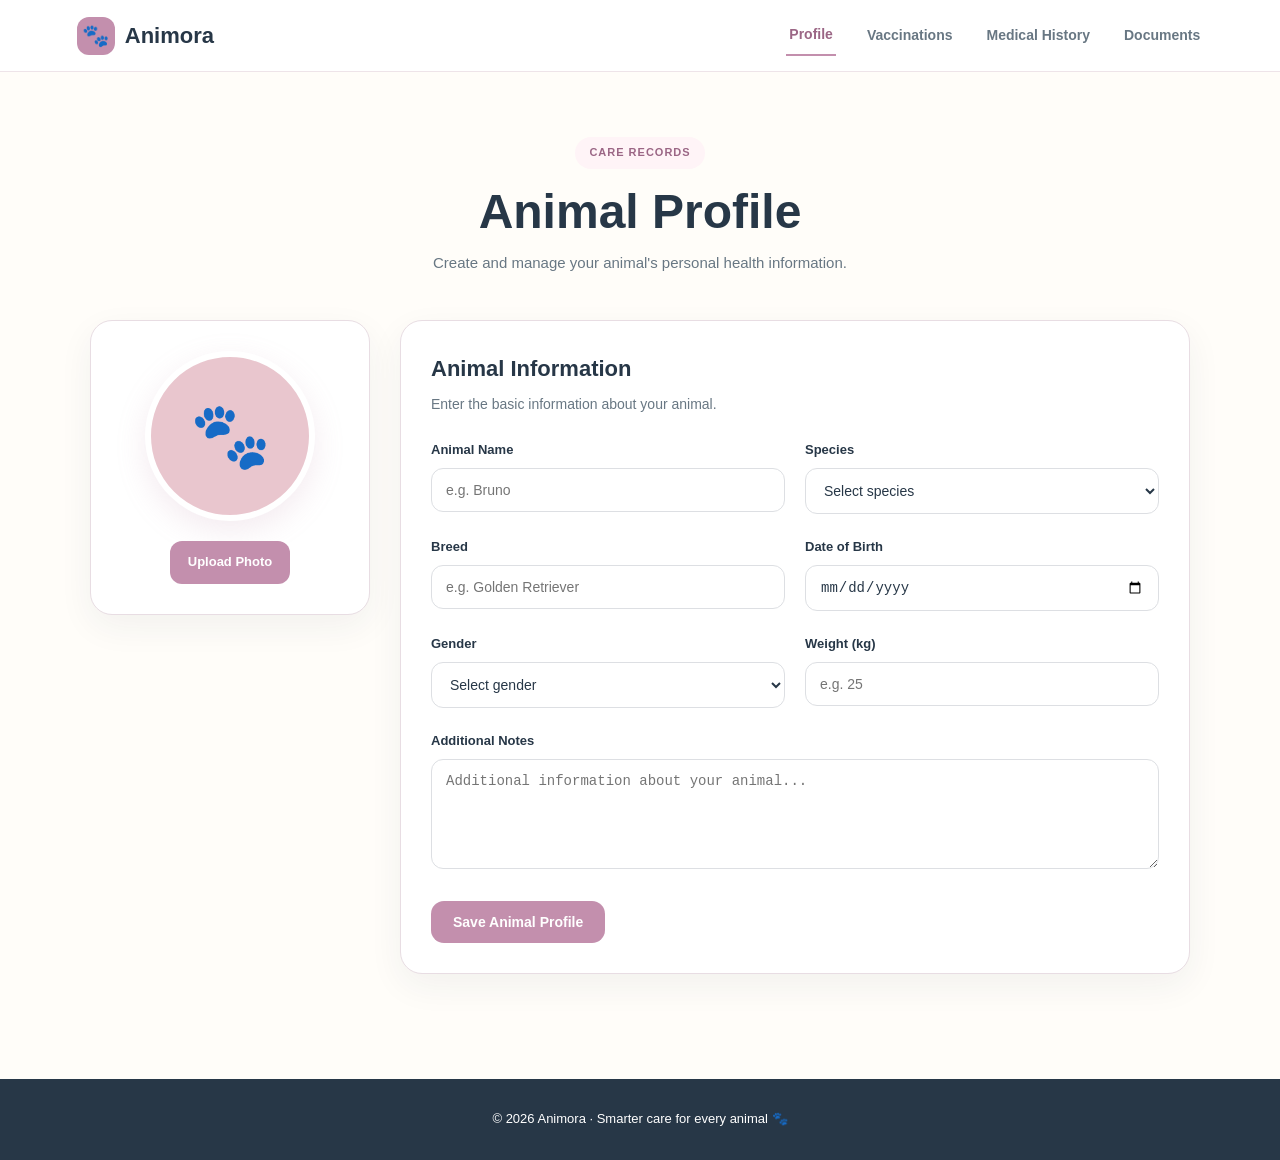
<file: medical-records/profile.html>
<!DOCTYPE html>
<html lang="en">

<head>

    <meta charset="UTF-8">

    <meta
        name="viewport"
        content="width=device-width, initial-scale=1.0"
    >

    <title>Animal Profile | Animora</title>

    <link
        rel="stylesheet"
        href="medical-records.css"
    >

</head>


<body>


    <!-- ================= NAVIGATION ================= -->

    <nav class="navbar">

        <div class="logo">

            <span class="logo-icon">
                🐾
            </span>

            Animora

        </div>


        <div class="nav-links">

            <a
                href="profile.html"
                class="active"
            >
                Profile
            </a>

            <a href="vaccination.html">
                Vaccinations
            </a>

            <a href="history.html">
                Medical History
            </a>

            <a href="documents.html">
                Documents
            </a>

        </div>

    </nav>



    <!-- ================= MAIN CONTENT ================= -->

    <main class="page-container">


        <!-- PAGE TITLE -->

        <section class="page-header">

            <span class="page-label">
                CARE RECORDS
            </span>

            <h1>
                Animal Profile
            </h1>

            <p>
                Create and manage your animal's
                personal health information.
            </p>

        </section>



        <!-- PROFILE -->

        <section class="profile-layout">


            <!-- PHOTO CARD -->

            <div class="card profile-photo-card">

                <div class="profile-photo">

                    <span id="photoPlaceholder">
                        🐾
                    </span>

                    <img
                        id="profilePhotoPreview"
                        alt="Animal photo"
                    >

                </div>


                <label
                    for="profilePhotoInput"
                    class="upload-button"
                >
                    Upload Photo
                </label>


                <input
                    type="file"
                    id="profilePhotoInput"
                    accept="image/*"
                    hidden
                >

            </div>



            <!-- INFORMATION CARD -->

            <div class="card">

                <h2>
                    Animal Information
                </h2>

                <p class="card-description">
                    Enter the basic information about
                    your animal.
                </p>


                <div class="form-grid">


                    <!-- NAME -->

                    <div class="form-group">

                        <label for="animalName">
                            Animal Name
                        </label>

                        <input
                            type="text"
                            id="animalName"
                            placeholder="e.g. Bruno"
                        >

                    </div>



                    <!-- SPECIES -->

                    <div class="form-group">

                        <label for="species">
                            Species
                        </label>

                        <select id="species">

                            <option value="">
                                Select species
                            </option>

                            <option value="Dog">
                                Dog
                            </option>

                            <option value="Cat">
                                Cat
                            </option>

                            <option value="Rabbit">
                                Rabbit
                            </option>

                            <option value="Horse">
                                Horse
                            </option>

                            <option value="Cow">
                                Cow
                            </option>

                        </select>

                    </div>



                    <!-- BREED -->

                    <div class="form-group">

                        <label for="breed">
                            Breed
                        </label>

                        <input
                            type="text"
                            id="breed"
                            placeholder="e.g. Golden Retriever"
                        >

                    </div>



                    <!-- DATE OF BIRTH -->

                    <div class="form-group">

                        <label for="dob">
                            Date of Birth
                        </label>

                        <input
                            type="date"
                            id="dob"
                        >

                    </div>



                    <!-- GENDER -->

                    <div class="form-group">

                        <label for="gender">
                            Gender
                        </label>

                        <select id="gender">

                            <option value="">
                                Select gender
                            </option>

                            <option value="Male">
                                Male
                            </option>

                            <option value="Female">
                                Female
                            </option>

                        </select>

                    </div>



                    <!-- WEIGHT -->

                    <div class="form-group">

                        <label for="weight">
                            Weight (kg)
                        </label>

                        <input
                            type="number"
                            id="weight"
                            placeholder="e.g. 25"
                        >

                    </div>



                    <!-- NOTES -->

                    <div class="form-group full-width">

                        <label for="notes">
                            Additional Notes
                        </label>

                        <textarea
                            id="notes"
                            placeholder="Additional information about your animal..."
                        ></textarea>

                    </div>

                </div>



                <!-- SAVE BUTTON -->

                <button
                    type="button"
                    class="primary-button"
                    onclick="saveProfile()"
                >
                    Save Animal Profile
                </button>

            </div>

        </section>

    </main>



    <!-- ================= FOOTER ================= -->

    <footer>

        © 2026 Animora · Smarter care for every animal 🐾

    </footer>



    <script src="medical-records.js"></script>

</body>

</html>
</file>
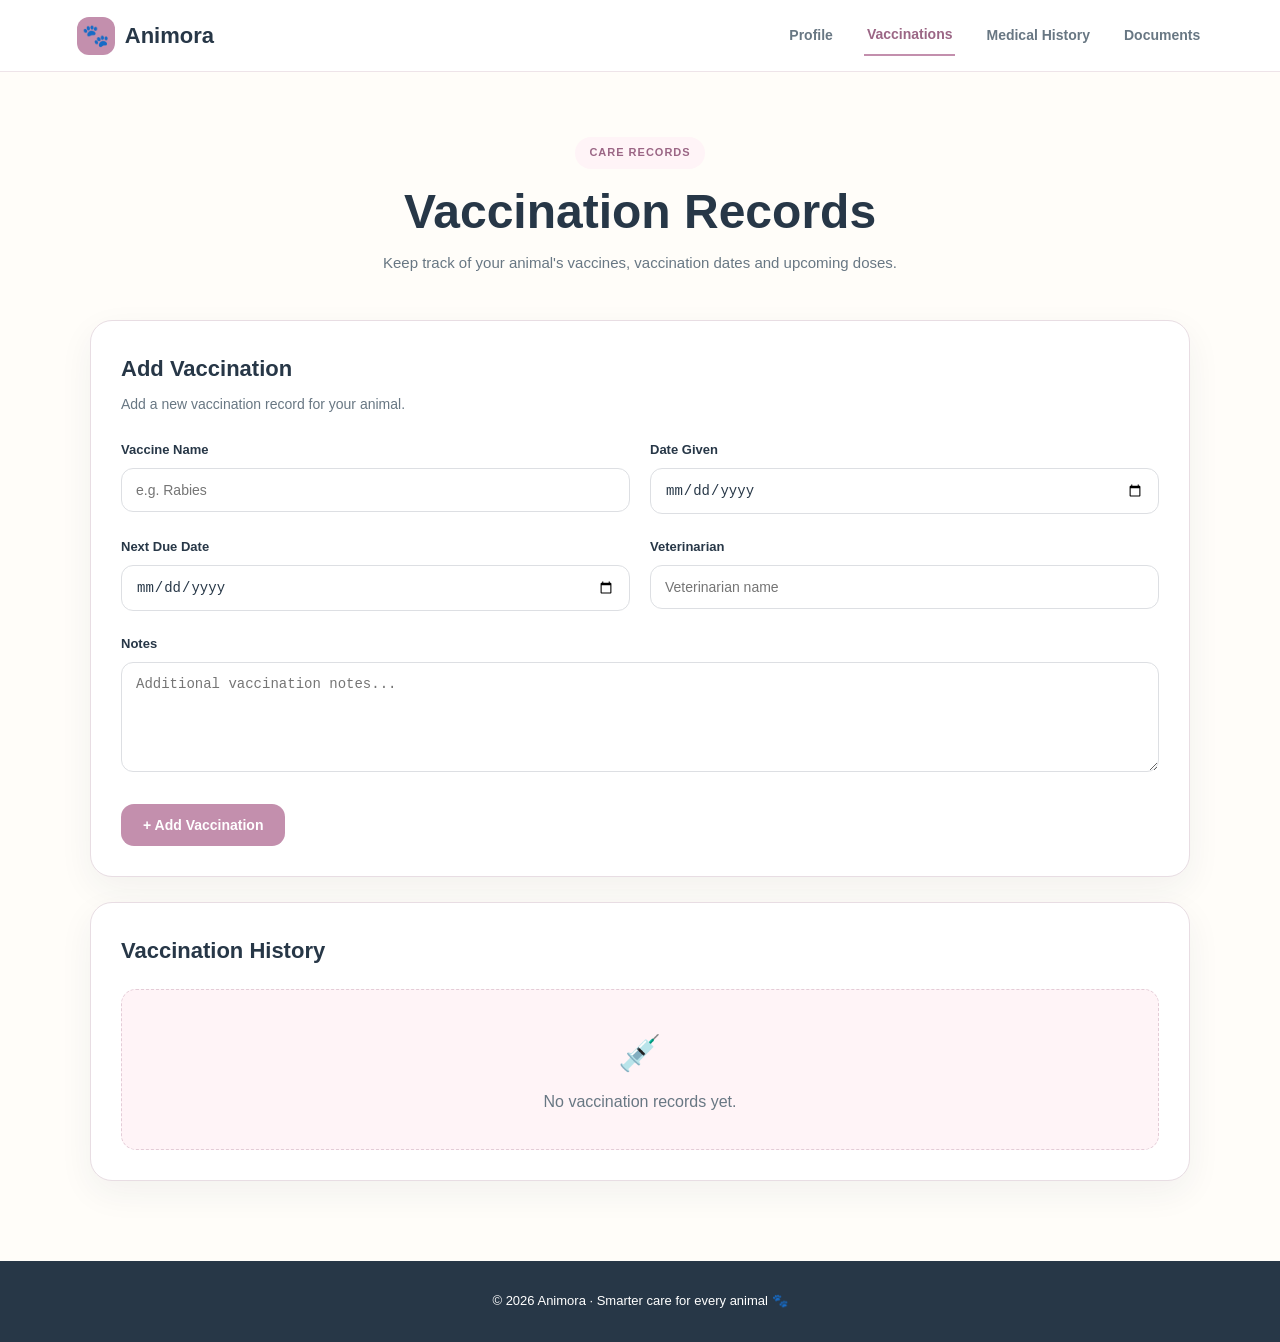
<file: medical-records/vaccination.html>
<!DOCTYPE html>
<html lang="en">

<head>

    <meta charset="UTF-8">

    <meta
        name="viewport"
        content="width=device-width, initial-scale=1.0"
    >

    <title>Vaccinations | Animora</title>

    <link
        rel="stylesheet"
        href="medical-records.css"
    >

</head>


<body>


    <!-- ================= NAVIGATION ================= -->

    <nav class="navbar">

        <div class="logo">

            <span class="logo-icon">
                🐾
            </span>

            Animora

        </div>


        <div class="nav-links">

            <a href="profile.html">
                Profile
            </a>

            <a
                href="vaccination.html"
                class="active"
            >
                Vaccinations
            </a>

            <a href="history.html">
                Medical History
            </a>

            <a href="documents.html">
                Documents
            </a>

        </div>

    </nav>



    <!-- ================= MAIN CONTENT ================= -->

    <main class="page-container">


        <!-- PAGE HEADER -->

        <section class="page-header">

            <span class="page-label">
                CARE RECORDS
            </span>

            <h1>
                Vaccination Records
            </h1>

            <p>
                Keep track of your animal's vaccines,
                vaccination dates and upcoming doses.
            </p>

        </section>



        <!-- ================= ADD VACCINATION ================= -->

        <section class="card">

            <h2>
                Add Vaccination
            </h2>

            <p class="card-description">
                Add a new vaccination record for
                your animal.
            </p>


            <form id="vaccinationForm">


                <div class="form-grid">


                    <!-- VACCINE NAME -->

                    <div class="form-group">

                        <label for="vaccineName">
                            Vaccine Name
                        </label>

                        <input
                            type="text"
                            id="vaccineName"
                            placeholder="e.g. Rabies"
                        >

                    </div>



                    <!-- DATE GIVEN -->

                    <div class="form-group">

                        <label for="dateGiven">
                            Date Given
                        </label>

                        <input
                            type="date"
                            id="dateGiven"
                        >

                    </div>



                    <!-- NEXT DUE -->

                    <div class="form-group">

                        <label for="nextDue">
                            Next Due Date
                        </label>

                        <input
                            type="date"
                            id="nextDue"
                        >

                    </div>



                    <!-- VETERINARIAN -->

                    <div class="form-group">

                        <label for="veterinarian">
                            Veterinarian
                        </label>

                        <input
                            type="text"
                            id="veterinarian"
                            placeholder="Veterinarian name"
                        >

                    </div>



                    <!-- NOTES -->

                    <div class="form-group full-width">

                        <label for="vaccinationNotes">
                            Notes
                        </label>

                        <textarea
                            id="vaccinationNotes"
                            placeholder="Additional vaccination notes..."
                        ></textarea>

                    </div>

                </div>



                <!-- BUTTON -->

                <button
                    type="button"
                    class="primary-button"
                    onclick="addVaccination()"
                >
                    + Add Vaccination
                </button>

            </form>

        </section>



        <!-- ================= VACCINATION HISTORY ================= -->

        <section class="card">

            <div class="record-heading">

                <h2>
                    Vaccination History
                </h2>

            </div>


            <div
                id="vaccinationList"
                class="vaccination-list"
            >

                <div class="empty-state">

                    <div class="empty-state-icon">
                        💉
                    </div>

                    <p>
                        No vaccination records yet.
                    </p>

                </div>

            </div>

        </section>

    </main>



    <!-- ================= FOOTER ================= -->

    <footer>

        © 2026 Animora · Smarter care for every animal 🐾

    </footer>



    <script src="medical-records.js"></script>

</body>

</html>
</file>
<file: style.css>
/* =====================================================
   ANIMORA
   Global Styles
===================================================== */


/* ---------- COLOR SYSTEM ---------- */

:root {

    --dusty-rose: #C38FAD;
    --soft-blush: #E9C6CE;

    --mist-blue: #C7D7E7;
    --sky-blue: #93BAD9;

    --sage: #9BB27B;
    --soft-gold: #CFC987;

    --cream: #FFFDF9;
    --white: #FFFFFF;

    --ink: #273747;
    --muted: #687783;

    --border: rgba(39, 55, 71, 0.10);

    --shadow:
        0 20px 60px rgba(39, 55, 71, 0.08);

    --radius-lg: 30px;
    --radius-md: 20px;
    --radius-sm: 14px;
}


/* ---------- RESET ---------- */

* {
    margin: 0;
    padding: 0;
    box-sizing: border-box;
}

html {
    scroll-behavior: smooth;
}

body {
    font-family:
        "Segoe UI",
        Inter,
        Arial,
        sans-serif;

    background: var(--cream);
    color: var(--ink);

    line-height: 1.6;

    overflow-x: hidden;
}

button,
a {
    font-family: inherit;
}

button {
    cursor: pointer;
}

a {
    text-decoration: none;
    color: inherit;
}


/* ---------- NAVIGATION ---------- */

.navbar {

    width: 100%;

    padding:
        20px
        clamp(25px, 5vw, 80px);

    display: flex;
    align-items: center;
    justify-content: space-between;

    position: sticky;
    top: 0;

    z-index: 1000;

    background:
        rgba(255, 253, 249, 0.88);

    backdrop-filter: blur(18px);

    border-bottom:
        1px solid rgba(39, 55, 71, 0.06);
}


.logo {

    display: flex;
    align-items: center;
    gap: 10px;

    font-size: 23px;
    font-weight: 750;

    letter-spacing: -0.7px;
}


.logo-icon {

    width: 38px;
    height: 38px;

    display: grid;
    place-items: center;

    border-radius: 13px;

    background: var(--dusty-rose);

    color: white;

    box-shadow:
        0 8px 20px rgba(195, 143, 173, 0.25);
}


.nav-links {

    display: flex;
    gap: 34px;

    margin-left: 80px;
}


.nav-links a {

    color: var(--muted);

    font-size: 14px;
    font-weight: 600;

    transition: 0.25s ease;
}


.nav-links a:hover {
    color: var(--dusty-rose);
}


.nav-actions {

    display: flex;
    align-items: center;
    gap: 14px;
}


.login-btn {

    border: none;
    background: transparent;

    color: var(--ink);

    font-weight: 600;

    padding: 11px 18px;
}


.nav-cta,
.primary-btn {

    border: none;

    background: var(--dusty-rose);
    color: white;

    padding: 13px 20px;

    border-radius: 13px;

    font-weight: 700;

    transition:
        transform 0.25s ease,
        box-shadow 0.25s ease;
}


.nav-cta:hover,
.primary-btn:hover {

    transform: translateY(-3px);

    box-shadow:
        0 12px 25px
        rgba(195, 143, 173, 0.3);
}


.menu-btn {
    display: none;

    border: none;
    background: none;

    font-size: 25px;
}


/* ---------- HERO ---------- */

.hero {

    min-height: 720px;

    padding:
        80px
        clamp(25px, 7vw, 110px)
        90px;

    display: grid;

    grid-template-columns:
        1fr 0.9fr;

    align-items: center;

    gap: 60px;

    position: relative;

    overflow: hidden;

    background:

        radial-gradient(
            circle at 85% 20%,
            rgba(147, 186, 217, 0.28),
            transparent 28%
        ),

        radial-gradient(
            circle at 10% 80%,
            rgba(233, 198, 206, 0.35),
            transparent 30%
        ),

        var(--cream);
}


/* decorative blobs */

.hero::before {

    content: "";

    position: absolute;

    width: 420px;
    height: 420px;

    background: var(--mist-blue);

    border-radius: 48% 52% 63% 37%;

    opacity: 0.32;

    top: -180px;
    right: -100px;

    z-index: 0;
}


.hero-content {
    position: relative;
    z-index: 2;

    max-width: 650px;
}


.eyebrow {

    display: inline-flex;

    align-items: center;
    gap: 9px;

    padding: 8px 13px;

    background:
        rgba(195, 143, 173, 0.11);

    color:
        #9b6685;

    border-radius: 50px;

    font-size: 12px;
    font-weight: 750;

    margin-bottom: 25px;
}


.pulse-dot {

    width: 7px;
    height: 7px;

    border-radius: 50%;

    background: var(--sage);

    box-shadow:
        0 0 0 5px rgba(155, 178, 123, 0.16);
}


.hero h1 {

    font-size:
        clamp(45px, 5.5vw, 78px);

    line-height: 1.02;

    letter-spacing: -3.5px;

    font-weight: 800;

    margin-bottom: 28px;
}


.hero h1 span {

    color: var(--dusty-rose);

    position: relative;
}


.hero-description {

    max-width: 570px;

    font-size: 17px;

    line-height: 1.8;

    color: var(--muted);

    margin-bottom: 34px;
}


.hero-buttons {

    display: flex;
    align-items: center;

    gap: 17px;
}


.primary-btn {

    display: inline-flex;
    align-items: center;
    gap: 9px;

    font-size: 14px;
}


.secondary-btn {

    padding: 13px 18px;

    border: 1px solid var(--border);

    border-radius: 13px;

    font-size: 14px;

    font-weight: 700;

    transition: 0.25s ease;
}


.secondary-btn:hover {

    background: white;

    transform: translateY(-2px);

    box-shadow: var(--shadow);
}


.hero-trust {

    display: flex;

    align-items: center;

    gap: 14px;

    margin-top: 42px;
}


.avatars {

    display: flex;
}


.avatars span {

    width: 35px;
    height: 35px;

    display: grid;
    place-items: center;

    background: white;

    border-radius: 50%;

    border: 2px solid var(--cream);

    margin-left: -7px;

    font-size: 16px;
}


.avatars span:first-child {
    margin-left: 0;
}


.hero-trust strong {

    display: block;

    font-size: 12px;
}


.hero-trust small {

    display: block;

    font-size: 11px;

    color: var(--muted);
}


/* ---------- HERO VISUAL ---------- */

.hero-visual {

    position: relative;

    min-height: 560px;

    display: grid;

    place-items: center;

    z-index: 1;
}


.pet-card {

    width: min(390px, 90%);

    padding: 20px;

    background:
        rgba(255, 255, 255, 0.88);

    border:
        1px solid rgba(255,255,255,0.8);

    border-radius: 30px;

    box-shadow:
        0 35px 80px
        rgba(39, 55, 71, 0.13);

    transform:
        rotate(2deg);

    position: relative;

    z-index: 3;
}


.card-top {

    display: flex;
    justify-content: space-between;

    align-items: center;

    margin-bottom: 15px;
}


.scan-status {

    display: flex;

    align-items: center;

    gap: 7px;

    color: #657f4d;

    font-size: 11px;

    font-weight: 750;
}


.scan-status span {

    width: 7px;
    height: 7px;

    border-radius: 50%;

    background: var(--sage);
}


.dots {
    color: var(--muted);
}


.animal-image {

    height: 310px;

    border-radius: 23px;

    overflow: hidden;

    position: relative;

    display: grid;

    place-items: center;

    background:

        linear-gradient(
            145deg,
            var(--mist-blue),
            var(--soft-blush)
        );
}


.pet-placeholder {

    font-size: 155px;

    filter:
        drop-shadow(
            0 18px 15px
            rgba(39,55,71,0.16)
        );

    position: relative;
    z-index: 2;
}


.image-glow {

    position: absolute;

    width: 220px;
    height: 220px;

    border-radius: 50%;

    background:
        rgba(255,255,255,0.4);

    filter: blur(3px);
}


.floating-tag {

    position: absolute;

    z-index: 4;

    background:
        rgba(255,255,255,0.92);

    padding: 9px 12px;

    border-radius: 12px;

    font-size: 11px;

    font-weight: 750;

    box-shadow:
        0 8px 20px
        rgba(39,55,71,0.10);
}


.tag-one {

    top: 20px;
    left: 18px;

    color: #63804c;
}


.tag-two {

    right: 18px;
    bottom: 18px;

    color: var(--ink);
}


.tag-two span {
    color: var(--sage);
}


.pet-info {

    display: flex;

    justify-content: space-between;

    padding:
        19px
        3px
        15px;
}


.small-label {

    color: var(--muted);

    font-size: 10px;
}


.pet-info h3 {

    font-size: 23px;

    margin-top: 2px;
}


.pet-info p {

    font-size: 11px;

    color: var(--muted);
}


.heart {

    width: 42px;
    height: 42px;

    display: grid;
    place-items: center;

    background: var(--soft-blush);

    border-radius: 13px;

    color: #9b6685;

    font-size: 21px;
}


.health-bar {

    padding-top: 5px;
}


.health-title {

    display: flex;

    justify-content: space-between;

    font-size: 11px;

    margin-bottom: 8px;
}


.health-title strong {
    color: #67834f;
}


.progress {

    height: 7px;

    background: #edf0e9;

    border-radius: 50px;

    overflow: hidden;
}


.progress span {

    display: block;

    width: 84%;

    height: 100%;

    background:
        linear-gradient(
            90deg,
            var(--sage),
            #bfd59e
        );

    border-radius: inherit;
}


/* ---------- FLOATING CARDS ---------- */

.mini-card {

    position: absolute;

    z-index: 5;

    display: flex;

    align-items: center;

    gap: 10px;

    padding: 13px 16px;

    background:
        rgba(255,255,255,0.92);

    border-radius: 16px;

    box-shadow:
        0 15px 35px
        rgba(39,55,71,0.10);

    backdrop-filter: blur(10px);
}


.mini-card > span {

    width: 35px;
    height: 35px;

    display: grid;
    place-items: center;

    background: var(--mist-blue);

    border-radius: 10px;
}


.mini-card strong {

    display: block;

    font-size: 11px;
}


.mini-card small {

    display: block;

    font-size: 9px;

    color: var(--muted);
}


.mini-card-left {

    left: 0;
    bottom: 100px;

    transform: rotate(-4deg);
}


.mini-card-right {

    right: 0;
    top: 90px;

    transform: rotate(4deg);
}


.mini-card-right > span {
    background: var(--soft-blush);
}


/* ---------- STATS ---------- */

.stats-section {

    margin: 0 clamp(25px, 7vw, 110px);

    padding: 27px 30px;

    background: white;

    border: 1px solid var(--border);

    border-radius: 22px;

    display: grid;

    grid-template-columns: repeat(4, 1fr);

    box-shadow:
        0 15px 45px
        rgba(39,55,71,0.05);
}


.stat {

    display: flex;

    align-items: center;

    justify-content: center;

    gap: 13px;

    border-right: 1px solid var(--border);
}


.stat:last-child {
    border: none;
}


.stat-icon {

    width: 42px;
    height: 42px;

    display: grid;
    place-items: center;

    border-radius: 13px;

    background: var(--mist-blue);
}


.stat strong {

    display: block;

    font-size: 19px;
}


.stat span:last-child {

    display: block;

    color: var(--muted);

    font-size: 10px;
}


/* ---------- COMMON SECTION ---------- */

.features-section,
.how-section,
.about-section {

    padding:
        130px
        clamp(25px, 7vw, 110px);
}


.section-heading {

    display: flex;

    justify-content: space-between;

    align-items: end;

    gap: 50px;

    margin-bottom: 55px;
}


.section-label {

    display: block;

    color: #9b6685;

    font-size: 11px;

    font-weight: 800;

    letter-spacing: 2px;

    margin-bottom: 13px;
}


.section-heading h2,
.how-content h2,
.about-section h2 {

    font-size:
        clamp(34px, 4vw, 54px);

    line-height: 1.1;

    letter-spacing: -2px;
}


.section-heading h2 span,
.how-content h2 span,
.about-section h2 span {

    color: var(--dusty-rose);
}


.section-heading > p {

    max-width: 400px;

    color: var(--muted);

    font-size: 14px;

    line-height: 1.8;
}


/* ---------- FEATURE GRID ---------- */

.feature-grid {

    display: grid;

    grid-template-columns:
        repeat(4, 1fr);

    gap: 17px;
}


.feature-card {

    min-height: 360px;

    padding: 28px;

    border-radius: 25px;

    position: relative;

    overflow: hidden;

    transition:
        transform 0.3s ease,
        box-shadow 0.3s ease;
}


.feature-card:hover {

    transform: translateY(-8px);

    box-shadow: var(--shadow);
}


.feature-health {
    background: var(--soft-blush);
}


.feature-identify {
    background: var(--mist-blue);
}


.feature-records {
    background: #dbe5ce;
}


.feature-vet {
    background: #f0e9c9;
}


.feature-icon {

    width: 52px;
    height: 52px;

    display: grid;
    place-items: center;

    background:
        rgba(255,255,255,0.65);

    border-radius: 16px;

    font-size: 23px;

    margin-bottom: 55px;
}


.feature-number {

    position: absolute;

    right: 25px;
    top: 28px;

    font-size: 11px;

    font-weight: 800;

    opacity: 0.45;
}


.feature-card h3 {

    font-size: 24px;

    margin-bottom: 12px;
}


.feature-card p {

    color:
        rgba(39,55,71,0.72);

    font-size: 12px;

    line-height: 1.75;

    margin-bottom: 25px;
}


.feature-card a {

    font-size: 11px;

    font-weight: 800;

    border-bottom:
        1px solid
        rgba(39,55,71,0.25);

    padding-bottom: 4px;
}


/* ---------- HOW IT WORKS ---------- */

.how-section {

    display: grid;

    grid-template-columns:
        0.9fr 1.1fr;

    gap: 100px;

    align-items: center;

    background: #f7f4ef;
}


.how-visual {

    height: 500px;

    display: grid;

    place-items: center;

    position: relative;
}


.scan-circle {

    width: 310px;
    height: 310px;

    border-radius: 50%;

    display: grid;
    place-items: center;

    background:
        linear-gradient(
            145deg,
            var(--mist-blue),
            var(--soft-blush)
        );

    border:
        12px solid
        rgba(255,255,255,0.65);

    box-shadow:
        0 30px 70px
        rgba(39,55,71,0.12);

    position: relative;

    overflow: hidden;
}


.scan-circle span {

    font-size: 115px;

    filter:
        drop-shadow(
            0 15px 10px
            rgba(39,55,71,0.15)
        );
}


.scan-line {

    position: absolute;

    left: 0;
    right: 0;

    height: 3px;

    background: var(--dusty-rose);

    box-shadow:
        0 0 15px
        rgba(195,143,173,0.7);

    animation:
        scan 3s infinite ease-in-out;
}


@keyframes scan {

    0% {
        top: 15%;
    }

    50% {
        top: 85%;
    }

    100% {
        top: 15%;
    }
}


.scan-chip {

    position: absolute;

    padding: 12px 17px;

    background: white;

    border-radius: 14px;

    box-shadow: var(--shadow);

    font-size: 11px;

    font-weight: 750;
}


.chip-top {

    top: 70px;
    right: 30px;

    color: #8c627d;
}


.chip-bottom {

    bottom: 75px;
    left: 25px;

    color: #63804c;
}


.how-content > p {

    max-width: 530px;

    color: var(--muted);

    margin:
        22px
        0
        35px;

    font-size: 14px;

    line-height: 1.8;
}


.steps {

    display: flex;

    flex-direction: column;

    gap: 24px;
}


.step {

    display: flex;

    gap: 18px;

    padding-bottom: 20px;

    border-bottom: 1px solid var(--border);
}


.step > span {

    width: 35px;
    height: 35px;

    flex-shrink: 0;

    display: grid;
    place-items: center;

    border-radius: 50%;

    background: var(--soft-blush);

    font-size: 10px;

    font-weight: 800;
}


.step h3 {

    font-size: 15px;

    margin-bottom: 2px;
}


.step p {

    color: var(--muted);

    font-size: 11px;
}


/* ---------- CTA ---------- */

.cta-section {

    margin:
        0
        clamp(25px, 7vw, 110px);

    padding:
        80px 60px;

    border-radius: 35px;

    position: relative;

    overflow: hidden;

    background:
        linear-gradient(
            125deg,
            var(--dusty-rose),
            #b78ca9
        );

    color: white;

    text-align: center;
}


.cta-content {

    position: relative;
    z-index: 2;
}


.cta-paw {

    display: block;

    font-size: 34px;

    margin-bottom: 15px;
}


.cta-section h2 {

    font-size:
        clamp(35px, 4vw, 52px);

    line-height: 1.08;

    letter-spacing: -2px;

    margin-bottom: 15px;
}


.cta-section p {

    opacity: 0.9;

    font-size: 14px;

    margin-bottom: 25px;
}


.light-btn {

    background: white;

    color: #925e7e;
}


.light-btn:hover {

    box-shadow:
        0 12px 30px
        rgba(39,55,71,0.18);
}


.cta-decoration span {

    position: absolute;

    font-size: 80px;

    opacity: 0.12;
}


.cta-decoration span:nth-child(1) {
    top: 20px;
    left: 8%;
}


.cta-decoration span:nth-child(2) {
    bottom: 10px;
    left: 25%;
}


.cta-decoration span:nth-child(3) {
    top: 20px;
    right: 10%;
}


.cta-decoration span:nth-child(4) {
    bottom: 5px;
    right: 25%;
}


/* ---------- ABOUT ---------- */

.about-section {

    display: grid;

    grid-template-columns: 1fr 1fr;

    gap: 80px;

    align-items: center;
}


.about-section p {

    color: var(--muted);

    line-height: 1.9;

    font-size: 15px;
}


/* ---------- FOOTER ---------- */

footer {

    padding:
        40px
        clamp(25px, 7vw, 110px);

    display: flex;

    justify-content: space-between;

    align-items: center;

    border-top: 1px solid var(--border);

    color: var(--muted);

    font-size: 11px;
}


.footer-logo {

    display: flex;

    align-items: center;

    gap: 8px;

    font-weight: 800;

    color: var(--ink);

    font-size: 18px;
}


.footer-logo span {
    color: var(--dusty-rose);
}


/* ---------- RESPONSIVE ---------- */

@media (max-width: 1000px) {

    .nav-links {
        margin-left: 0;
        gap: 18px;
    }

    .hero {
        grid-template-columns: 1fr;
        padding-top: 60px;
    }

    .hero-content {
        max-width: 750px;
    }

    .hero-visual {
        min-height: 500px;
    }

    .feature-grid {
        grid-template-columns: repeat(2, 1fr);
    }

    .how-section {
        grid-template-columns: 1fr;
    }

    .about-section {
        grid-template-columns: 1fr;
    }

}


@media (max-width: 700px) {

    .navbar {
        padding: 15px 20px;
    }

    .nav-links,
    .nav-actions {
        display: none;
    }

    .menu-btn {
        display: block;
    }

    .hero {
        padding:
            55px
            20px
            70px;
    }

    .hero h1 {
        letter-spacing: -2px;
    }

    .hero-buttons {
        flex-direction: column;
        align-items: stretch;
    }

    .primary-btn,
    .secondary-btn {
        justify-content: center;
        text-align: center;
    }

    .hero-visual {
        min-height: 450px;
    }

    .pet-card {
        width: 92%;
    }

    .mini-card-left {
        left: -5px;
    }

    .mini-card-right {
        right: -5px;
    }

    .stats-section {
        grid-template-columns: 1fr 1fr;

        gap: 20px;
    }

    .stat {
        border-right: none;
    }

    .features-section,
    .how-section,
    .about-section {
        padding:
            80px
            20px;
    }

    .section-heading {
        flex-direction: column;

        align-items: flex-start;
    }

    .feature-grid {
        grid-template-columns: 1fr;
    }

    .feature-card {
        min-height: 320px;
    }

    .how-section {
        gap: 30px;
    }

    .how-visual {
        height: 400px;
    }

    .scan-circle {
        width: 250px;
        height: 250px;
    }

    .cta-section {
        margin: 0 20px;
        padding: 65px 25px;
    }

    footer {
        flex-direction: column;
        gap: 15px;

        text-align: center;
    }
}
</file>
<file: Health-AI/health-ai.css>
/* =========================================================
   INNER HEALTH AI PAGES
   ========================================================= */

.page-container {
    background: #fcfaf8;
    min-height: calc(100vh - 90px);
    padding-bottom: 80px;
}


/* PAGE HERO */

.page-hero {
    max-width: 900px;
    margin: auto;
    padding: 80px 25px 55px;
    text-align: center;
}

.page-hero h1 {
    font-size: 52px;
    line-height: 1.15;
    color: #26384a;
    margin-bottom: 22px;
}

.page-hero h1 span {
    display: block;
    color: #c58cae;
}

.page-hero p {
    color: #59738e;
    font-size: 18px;
    line-height: 1.7;
}


/* SCANNER */

.scanner-card {
    max-width: 750px;
    margin: auto;
    padding: 45px;
    text-align: center;
    background: #fffdfb;
    border: 2px dashed #e3b8ca;
    border-radius: 25px;
    box-shadow: 0 15px 40px rgba(197, 140, 174, 0.10);
}

.big-icon {
    font-size: 50px;
    margin-bottom: 15px;
}

.scanner-card h2,
.symptom-card h2 {
    color: #26384a;
    font-size: 28px;
    margin-bottom: 10px;
}

.scanner-card > p,
.card-description {
    color: #66809b;
    margin-bottom: 25px;
}

#petImage {
    display: none;
}

.upload-button {
    display: inline-block;
    padding: 13px 25px;
    background: #f2d5e1;
    color: #9e6688;
    border-radius: 10px;
    font-weight: 700;
    cursor: pointer;
}

.image-preview {
    margin-top: 30px;
    min-height: 180px;
    padding: 20px;
    display: flex;
    align-items: center;
    justify-content: center;
    flex-direction: column;
    background: #faf1f5;
    border-radius: 18px;
}

#previewImage {
    display: none;
    max-width: 100%;
    max-height: 300px;
    border-radius: 15px;
}

#previewText {
    color: #9a8190;
}


/* BUTTONS */

.primary-button {
    display: inline-block;
    margin-top: 25px;
    padding: 17px 27px;
    background: #c58cae;
    color: white;
    border: none;
    border-radius: 10px;
    text-decoration: none;
    font-weight: 700;
    cursor: pointer;
}

.primary-button:hover {
    background: #b4779c;
}

.dark-button {
    display: inline-block;
    padding: 14px 23px;
    background: #26384a;
    color: white;
    border-radius: 9px;
    text-decoration: none;
    font-weight: 600;
}


/* RESULT */

.result-card {
    display: none;
    max-width: 750px;
    margin: 40px auto;
    padding: 35px;
    text-align: center;
    background: #f6e8ed;
    border-radius: 22px;
}

.result-card h2 {
    color: #26384a;
}

.result-card > p {
    color: #607990;
    line-height: 1.6;
}

.observation {
    margin: 25px 0;
    padding: 22px;
    background: white;
    border-radius: 15px;
    text-align: left;
}

.observation h3 {
    color: #a9688d;
    margin-bottom: 10px;
}

.observation p {
    color: #607990;
    line-height: 1.6;
}


/* CONTENT SECTION */

.content-section {
    padding: 90px 7%;
    background: #fffdfb;
    margin-top: 80px;
}

.section-heading {
    text-align: center;
    margin-bottom: 45px;
}

.section-label {
    color: #c58cae;
    font-size: 14px;
    font-weight: 700;
    letter-spacing: 2px;
    margin-bottom: 15px;
}

.section-heading h2 {
    color: #26384a;
    font-size: 40px;
}

.section-heading h2 span {
    color: #c58cae;
}


/* STEPS */

.steps-grid {
    max-width: 1100px;
    margin: auto;
    display: grid;
    grid-template-columns: repeat(4, 1fr);
    gap: 20px;
}

.step-card {
    padding: 30px;
    background: #f8e9ef;
    border-radius: 20px;
}

.step-number {
    color: #c58cae;
    font-weight: 700;
    margin-bottom: 18px;
}

.step-card h3 {
    color: #26384a;
    margin-bottom: 10px;
}

.step-card p {
    color: #607990;
    line-height: 1.6;
}


/* =========================================================
   SYMPTOMS
   ========================================================= */

.symptom-card {
    max-width: 1000px;
    margin: auto;
    padding: 45px;
    background: #fffdfb;
    border-radius: 25px;
    box-shadow: 0 15px 40px rgba(197, 140, 174, 0.10);
}

.symptom-grid {
    display: grid;
    grid-template-columns: repeat(3, 1fr);
    gap: 18px;
    margin-top: 30px;
}

.symptom-option {
    padding: 22px;
    background: #f8e9ef;
    border: 2px solid transparent;
    border-radius: 15px;
    color: #26384a;
    font-weight: 600;
    cursor: pointer;
}

.symptom-option:hover {
    border-color: #c58cae;
}

.symptom-option input {
    margin-right: 8px;
}

.symptom-option span {
    margin-right: 8px;
}

.symptom-result {
    display: none;
    margin-top: 30px;
    padding: 25px;
    background: #f6e8ed;
    border-radius: 18px;
}

.symptom-result h3 {
    color: #26384a;
    margin-bottom: 10px;
}

.symptom-result p {
    color: #607990;
    line-height: 1.7;
}


/* =========================================================
   WELLNESS
   ========================================================= */

.wellness-grid {
    max-width: 1100px;
    margin: auto;
    display: grid;
    grid-template-columns: repeat(2, 1fr);
    gap: 22px;
}

.wellness-card {
    padding: 35px;
    background: #f2dbe4;
    border-radius: 22px;
    transition: 0.2s;
}

.wellness-card:hover {
    transform: translateY(-4px);
}

.wellness-card.completed {
    background: #e9c0cf;
}

.wellness-icon {
    font-size: 42px;
    margin-bottom: 15px;
}

.wellness-card h2 {
    color: #26384a;
    margin-bottom: 12px;
}

.wellness-card > p {
    color: #607990;
    line-height: 1.7;
}

.check-row {
    margin-top: 25px;
    color: #26384a;
    font-weight: 600;
}

.check-row input {
    margin-right: 8px;
}

.wellness-summary {
    max-width: 1000px;
    margin: 50px auto 0;
    padding: 30px;
    display: flex;
    align-items: center;
    gap: 20px;
    background: #f6e8ed;
    border-radius: 20px;
}

.wellness-summary h2 {
    color: #26384a;
    margin-bottom: 8px;
}

.wellness-summary p {
    color: #607990;
}


/* =========================================================
   REPORT
   ========================================================= */

.report-card {
    max-width: 850px;
    margin: auto;
    padding: 45px;
    background: #fffdfb;
    border-radius: 25px;
    box-shadow: 0 15px 40px rgba(197, 140, 174, 0.10);
}

.report-header {
    display: flex;
    align-items: center;
    gap: 20px;
    padding-bottom: 30px;
    border-bottom: 1px solid #eee5e6;
}

.pet-avatar {
    width: 80px;
    height: 80px;
    display: flex;
    align-items: center;
    justify-content: center;
    background: #efd1df;
    border-radius: 50%;
    font-size: 42px;
}

.report-header h2 {
    color: #26384a;
    font-size: 30px;
}

.report-header p {
    color: #66809b;
    margin-top: 5px;
}

.health-status {
    margin: 25px 0;
    padding: 20px;
    display: flex;
    justify-content: space-between;
    background: #f6e8ed;
    border-radius: 15px;
}

.health-status span {
    color: #607990;
}

.health-status strong {
    color: #a9688d;
}

.report-section {
    padding: 25px 0;
    border-bottom: 1px solid #eee5e6;
}

.report-section h3 {
    color: #26384a;
    margin-bottom: 12px;
}

.report-section p {
    color: #607990;
    line-height: 1.7;
}

.observation-list {
    display: flex;
    flex-direction: column;
    gap: 12px;
}

.observation-list div {
    color: #607990;
}

.observation-list span {
    color: #c58cae;
    font-weight: bold;
    margin-right: 8px;
}

.report-actions {
    display: flex;
    gap: 15px;
    flex-wrap: wrap;
    margin-top: 30px;
}

.report-actions .primary-button {
    margin-top: 0;
}

.info-banner {
    max-width: 1000px;
    margin: 50px auto 0;
    padding: 30px;
    display: flex;
    align-items: center;
    gap: 20px;
    background: #f6e8ed;
    border-radius: 18px;
}

.info-banner h3 {
    color: #26384a;
    margin-bottom: 8px;
}

.info-banner p {
    color: #607990;
    line-height: 1.6;
}


/* =========================================================
   FOOTER
   ========================================================= */

.footer {
    padding: 38px 20px;
    background: #26384a;
    color: white;
    text-align: center;
}


/* =========================================================
   RESPONSIVE
   ========================================================= */

@media (max-width: 900px) {

    .steps-grid {
        grid-template-columns: repeat(2, 1fr);
    }

    .symptom-grid {
        grid-template-columns: repeat(2, 1fr);
    }

    .wellness-grid {
        grid-template-columns: 1fr;
    }
}


@media (max-width: 600px) {

    .navbar-container {
        padding: 0 25px;
    }

    .navbar-right {
        gap: 18px;
    }

    .nav-links {
        gap: 15px;
    }

    .nav-links a {
        font-size: 13px;
    }

    .logo {
        font-size: 22px;
    }

    .page-hero h1 {
        font-size: 38px;
    }

    .scanner-card,
    .symptom-card,
    .report-card {
        margin: 0 20px;
        padding: 28px 20px;
    }

    .symptom-grid {
        grid-template-columns: 1fr;
    }

    .steps-grid {
        grid-template-columns: 1fr;
    }

    .wellness-summary,
    .info-banner {
        margin-left: 20px;
        margin-right: 20px;
    }
}


/* =========================================================
   PRINT
   ========================================================= */

@media print {

    .navbar,
    .footer,
    .report-actions {
        display: none;
    }

    .page-container {
        padding: 0;
    }

    .report-card {
        box-shadow: none;
    }
}
</file>
<file: medical-records/medical-records.css>
/* =====================================================
   ANIMORA - MEDICAL RECORDS
   Theme: Dusty Rose / Pink
===================================================== */


/* ================= RESET ================= */

* {
    margin: 0;
    padding: 0;
    box-sizing: border-box;
}


/* ================= ROOT VARIABLES ================= */

:root {

    --primary: #C38FAD;

    --primary-dark: #9B6685;

    --soft-pink: #E9C6CE;

    --light-pink: #FFF4F7;

    --cream: #FFFDF9;

    --white: #FFFFFF;

    --text: #273747;

    --muted: #687783;

    --border: #E8DDE3;

}


/* ================= BODY ================= */

body {

    font-family:
        "Segoe UI",
        Arial,
        sans-serif;

    background: var(--cream);

    color: var(--text);

    line-height: 1.6;
}


/* =====================================================
   NAVIGATION / TASK BAR
===================================================== */

.navbar {

    width: 100%;

    min-height: 72px;

    padding: 15px 6%;

    display: flex;

    align-items: center;

    justify-content: space-between;

    background: var(--white);

    border-bottom: 1px solid #eee4e9;

    position: sticky;

    top: 0;

    z-index: 1000;
}


/* ================= LOGO ================= */

.logo {

    display: flex;

    align-items: center;

    gap: 10px;

    font-size: 22px;

    font-weight: 750;

    color: var(--text);
}


.logo-icon {

    width: 38px;

    height: 38px;

    display: flex;

    align-items: center;

    justify-content: center;

    background: var(--primary);

    color: white;

    border-radius: 12px;
}


/* ================= NAV LINKS ================= */

.nav-links {

    display: flex;

    align-items: center;

    gap: 28px;
}


.nav-links a {

    text-decoration: none;

    color: var(--muted);

    font-size: 14px;

    font-weight: 600;

    padding: 8px 3px;

    transition: 0.25s ease;
}


.nav-links a:hover {

    color: var(--primary-dark);
}


/* ACTIVE PAGE */

.nav-links a.active {

    color: var(--primary-dark);

    border-bottom: 2px solid var(--primary);
}


/* =====================================================
   PAGE CONTAINER
===================================================== */

.page-container {

    width: 86%;

    max-width: 1100px;

    margin: 65px auto;
}


/* =====================================================
   PAGE HEADER
===================================================== */

.page-header {

    text-align: center;

    margin-bottom: 45px;
}


.page-label {

    display: inline-block;

    padding: 7px 14px;

    background: var(--light-pink);

    color: var(--primary-dark);

    border-radius: 30px;

    font-size: 11px;

    font-weight: 750;

    letter-spacing: 1px;

    margin-bottom: 15px;
}


.page-header h1 {

    font-size: clamp(34px, 5vw, 48px);

    line-height: 1.15;

    color: var(--text);

    margin-bottom: 12px;
}


.page-header p {

    max-width: 650px;

    margin: auto;

    color: var(--muted);

    font-size: 15px;
}


/* =====================================================
   CARDS
===================================================== */

.card {

    background: var(--white);

    border: 1px solid var(--border);

    border-radius: 22px;

    padding: 30px;

    margin-bottom: 25px;

    box-shadow:
        0 12px 35px rgba(39, 55, 71, 0.06);
}


.card h2 {

    font-size: 22px;

    color: var(--text);

    margin-bottom: 7px;
}


.card-description {

    color: var(--muted);

    font-size: 14px;

    margin-bottom: 25px;
}


/* =====================================================
   PROFILE
===================================================== */

.profile-layout {

    display: grid;

    grid-template-columns: 280px 1fr;

    gap: 30px;

    align-items: start;
}


/* ================= PHOTO CARD ================= */

.profile-photo-card {

    text-align: center;
}


.profile-photo {

    width: 170px;

    height: 170px;

    margin: 0 auto 20px;

    border-radius: 50%;

    background: var(--soft-pink);

    display: flex;

    align-items: center;

    justify-content: center;

    font-size: 65px;

    overflow: hidden;

    border: 6px solid white;

    box-shadow:
        0 10px 30px rgba(195, 143, 173, 0.18);
}


.profile-photo img {

    width: 100%;

    height: 100%;

    object-fit: cover;

    display: none;
}


/* =====================================================
   FORM
===================================================== */

.form-grid {

    display: grid;

    grid-template-columns:
        repeat(2, 1fr);

    gap: 20px;
}


.form-group {

    margin-bottom: 3px;
}


.form-group.full-width {

    grid-column: 1 / -1;
}


.form-group label {

    display: block;

    margin-bottom: 7px;

    color: var(--text);

    font-size: 13px;

    font-weight: 700;
}


/* ================= INPUTS ================= */

.form-group input,
.form-group select,
.form-group textarea {

    width: 100%;

    padding: 13px 14px;

    background: white;

    border: 1px solid #dddfe3;

    border-radius: 12px;

    color: var(--text);

    font-size: 14px;

    outline: none;

    transition: 0.25s ease;
}


.form-group textarea {

    min-height: 110px;

    resize: vertical;
}


/* INPUT FOCUS */

.form-group input:focus,
.form-group select:focus,
.form-group textarea:focus {

    border-color: var(--primary);

    box-shadow:
        0 0 0 3px
        rgba(195, 143, 173, 0.12);
}


/* =====================================================
   BUTTONS
===================================================== */

.primary-button {

    margin-top: 22px;

    padding: 13px 22px;

    border: none;

    border-radius: 13px;

    background: var(--primary);

    color: white;

    font-size: 14px;

    font-weight: 700;

    cursor: pointer;

    transition: 0.25s ease;
}


.primary-button:hover {

    background: var(--primary-dark);

    transform: translateY(-2px);

    box-shadow:
        0 10px 22px
        rgba(195, 143, 173, 0.25);
}


/* ================= UPLOAD BUTTON ================= */

.upload-button {

    display: inline-block;

    padding: 11px 18px;

    background: var(--primary);

    color: white;

    border-radius: 12px;

    font-size: 13px;

    font-weight: 700;

    cursor: pointer;

    transition: 0.25s ease;
}


.upload-button:hover {

    background: var(--primary-dark);

    transform: translateY(-2px);

    box-shadow:
        0 8px 20px
        rgba(195, 143, 173, 0.25);
}


/* =====================================================
   RECORDS
===================================================== */

.record-heading {

    display: flex;

    align-items: center;

    justify-content: space-between;

    margin-bottom: 20px;
}


.record-heading h2 {

    margin: 0;
}


.vaccination-list,
.history-list {

    display: grid;

    gap: 15px;
}


.record-item {

    padding: 20px;

    background: var(--light-pink);

    border: 1px solid #eedfe6;

    border-radius: 16px;

    display: flex;

    justify-content: space-between;

    gap: 20px;

    transition: 0.25s ease;
}


.record-item:hover {

    transform: translateY(-2px);

    box-shadow:
        0 8px 20px
        rgba(39, 55, 71, 0.06);
}


.record-main {

    flex: 1;
}


.record-main h3 {

    font-size: 17px;

    color: var(--text);

    margin-bottom: 5px;
}


.record-main p {

    color: var(--muted);

    font-size: 13px;

    margin-bottom: 3px;
}


.record-date {

    min-width: 130px;

    text-align: right;
}


.record-date strong {

    display: block;

    color: var(--primary-dark);

    font-size: 12px;

    margin-top: 3px;

    margin-bottom: 8px;
}


.record-date span {

    display: block;

    color: var(--muted);

    font-size: 12px;

    margin-bottom: 3px;
}


/* =====================================================
   STATUS
===================================================== */

.status {

    display: inline-block;

    margin-top: 8px;

    padding: 5px 10px;

    border-radius: 30px;

    background: #EDF5E8;

    color: #657F4D;

    font-size: 11px;

    font-weight: 700;
}


/* =====================================================
   DOCUMENTS
===================================================== */

.document-upload {

    padding: 40px 25px;

    text-align: center;

    border: 2px dashed #D8AFC3;

    border-radius: 18px;

    background: var(--light-pink);

    margin-bottom: 30px;
}


.document-upload-icon {

    font-size: 42px;

    margin-bottom: 10px;
}


.document-upload h3 {

    margin-bottom: 6px;
}


.document-upload p {

    color: var(--muted);

    font-size: 13px;

    margin-bottom: 18px;
}


.document-list {

    display: grid;

    gap: 13px;
}


.document-item {

    display: flex;

    align-items: center;

    justify-content: space-between;

    gap: 15px;

    padding: 17px;

    background: white;

    border: 1px solid var(--border);

    border-radius: 15px;
}


.document-info {

    display: flex;

    align-items: center;

    gap: 14px;

    min-width: 0;
}


.document-icon {

    width: 45px;

    height: 45px;

    flex-shrink: 0;

    display: flex;

    align-items: center;

    justify-content: center;

    background: #C7D7E7;

    border-radius: 12px;

    font-size: 20px;
}


.document-info strong {

    display: block;

    font-size: 14px;

    overflow: hidden;

    text-overflow: ellipsis;

    white-space: nowrap;
}


.document-info span {

    display: block;

    color: var(--muted);

    font-size: 11px;
}


.delete-button {

    border: none;

    background: transparent;

    color: #B66C7E;

    font-size: 12px;

    font-weight: 700;

    cursor: pointer;

    flex-shrink: 0;
}


.delete-button:hover {

    color: #8F435A;

    text-decoration: underline;
}


/* =====================================================
   EMPTY STATE
===================================================== */

.empty-state {

    padding: 35px;

    text-align: center;

    color: var(--muted);

    background: var(--light-pink);

    border-radius: 15px;

    border: 1px dashed #E4CCD7;
}


.empty-state-icon {

    font-size: 35px;

    margin-bottom: 8px;
}


/* =====================================================
   FOOTER
===================================================== */

footer {

    text-align: center;

    padding: 30px;

    margin-top: 80px;

    background: var(--text);

    color: white;

    font-size: 13px;
}


/* =====================================================
   MOBILE
===================================================== */

@media (max-width: 800px) {

    .navbar {

        flex-direction: column;

        gap: 15px;

        padding: 15px 4%;
    }


    .nav-links {

        flex-wrap: wrap;

        justify-content: center;

        gap: 15px;
    }


    .profile-layout {

        grid-template-columns: 1fr;
    }


    .form-grid {

        grid-template-columns: 1fr;
    }


    .form-group.full-width {

        grid-column: auto;
    }


    .record-item {

        flex-direction: column;
    }


    .record-date {

        text-align: left;
    }

}


/* =====================================================
   SMALL MOBILE
===================================================== */

@media (max-width: 500px) {

    .page-container {

        width: 92%;

        margin: 40px auto;
    }


    .card {

        padding: 22px;
    }


    .page-header h1 {

        font-size: 32px;
    }


    .nav-links {

        gap: 10px;
    }


    .nav-links a {

        font-size: 12px;
    }


    .document-item {

        align-items: flex-start;
    }


    .document-info strong {

        max-width: 160px;
    }

}
</file>
